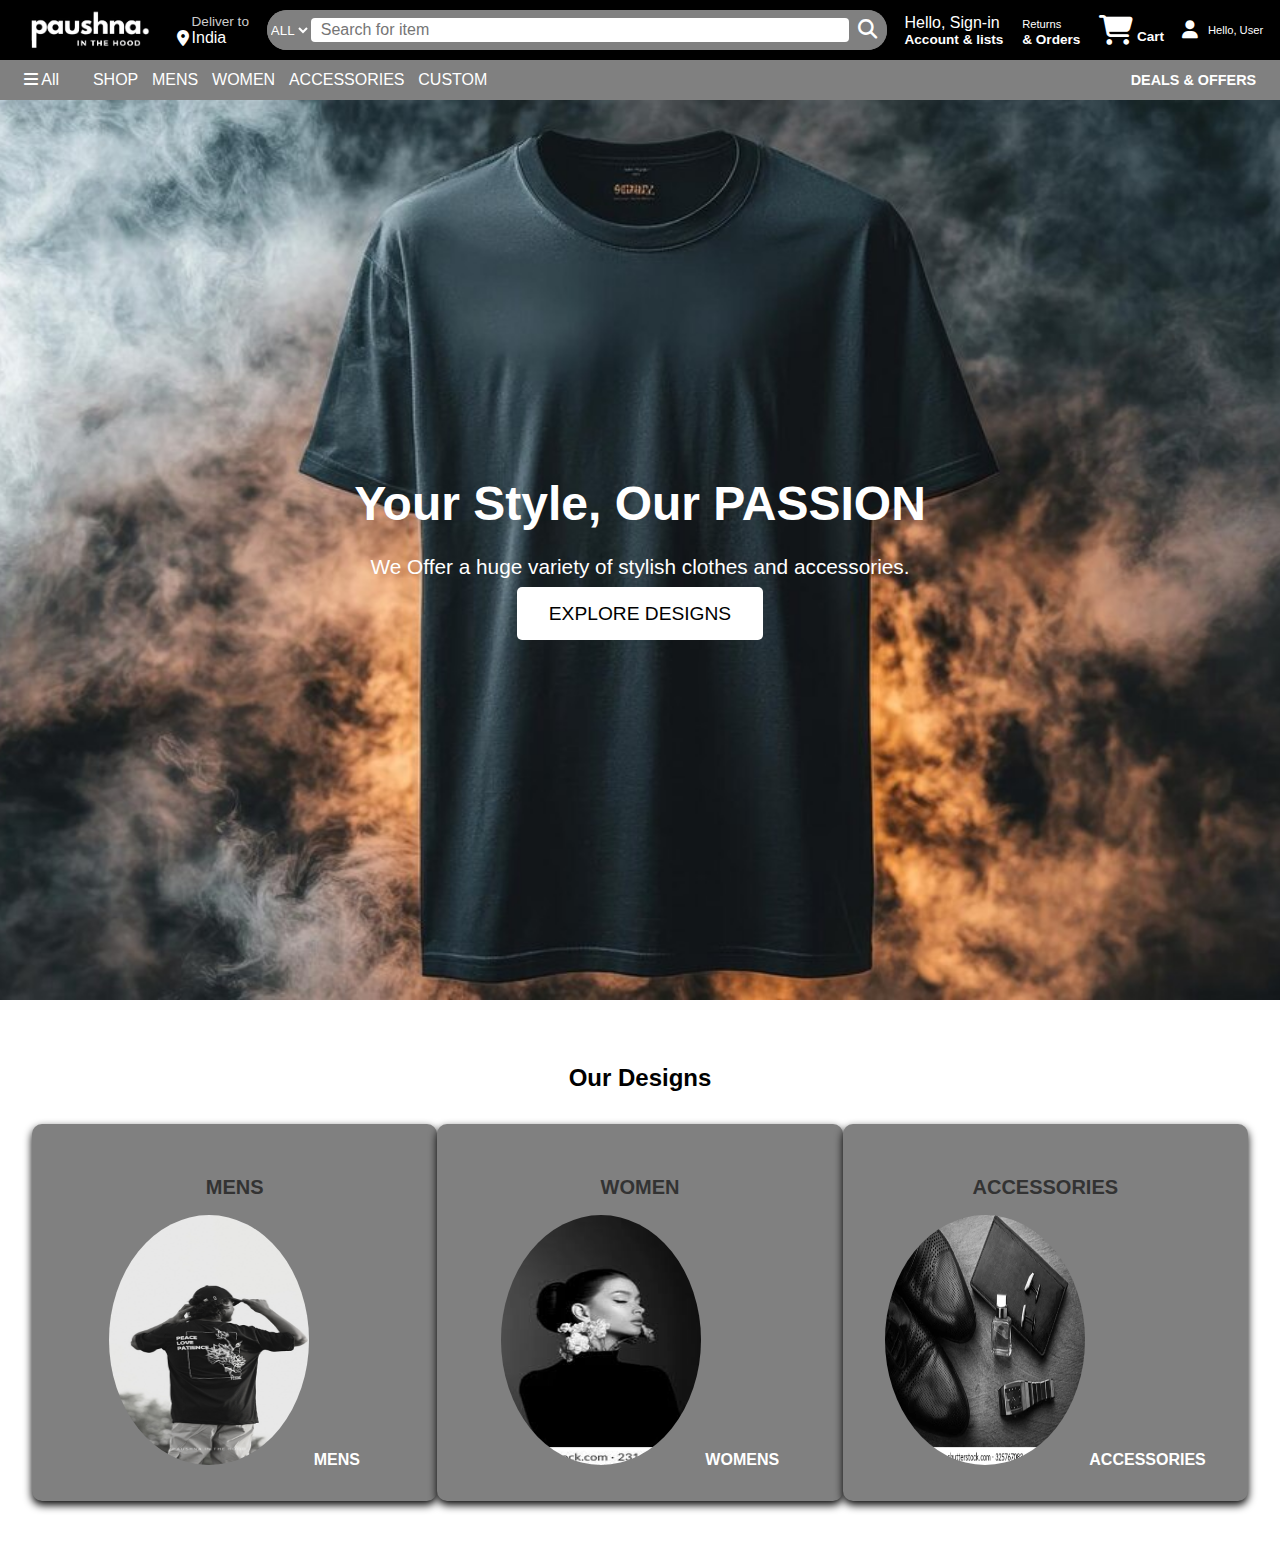
<file: index.html>
<!DOCTYPE html>
<html lang="en">
  <head>
    <meta charset="UTF-8" />
    <meta name="viewport" content="width=device-width, initial-scale=1.0" />
    <title>Paushna.in</title>
    <link
      rel="stylesheet"
      href="https://cdnjs.cloudflare.com/ajax/libs/font-awesome/6.7.2/css/all.min.css"
      integrity="sha512-Evv84Mr4kqVGRNSgIGL/F/aIDqQb7xQ2vcrdIwxfjThSH8CSR7PBEakCr51Ck+w+/U6swU2Im1vVX0SVk9ABhg=="
      crossorigin="anonymous"
      referrerpolicy="no-referrer"
    />
    <link rel="stylesheet" href="styles.css" />
  </head>
  <body>
    <header>
      <div class="navbar">
        <div class="nav-logo border">
          <div class="logo">
            <a href="#home"></a>
          </div>
        </div>
        <div class="nav-address border">
          <p class="add_first">Deliver to</p>
          <div class="add-icon">
            <i class="fa-solid fa-location-dot"></i>
            <p class="add_sec">India</p>
          </div>
        </div>
        <div class="nav-search">
          <select class="search-select">
            <option>ALL</option>
          </select>
          <input
            type="text"
            id="search-bar"
            placeholder="Search for item"
            oninput="searchProducts()"
            class="search-input"
          />
          <div class="search_icon">
            <i class="fa-solid fa-magnifying-glass"></i>
          </div>
        </div>
        <div class="nav-signin border">
          <a href="login.html">Hello, Sign-in</a>
          <p class="nav-sec">Account & lists</p>
        </div>
        <div class="nav-return border">
          <p><span>Returns</span></p>
          <p class="nav-sec">& Orders</p>
        </div>
        <div class="nav-cart border">
          <i class="fa-solid fa-cart-shopping"></i>
          <a href="cart.html">Cart</a>
        </div>
        <ul class="nav-links">
          <li id="account-area">
            <div class="account-section" onclick="openAccountPopup()">
              <i class="fas fa-user"></i>
              <span id="account-name">Hello, User</span>
            </div>
          </li>
        </ul>
        <div id="account-popup" class="popup-overlay">
          <div class="popup-content">
            <span class="close-btn" onclick="closeAccountPopup()">&times;</span>
            <h2>My Account</h2>
            <p><strong>User:</strong> <span id="popup-username"></span></p>

            <hr />

            <!-- My Orders Section -->
            <h3>My Orders</h3>
            <ul id="orders-list">
              <!-- Orders will be dynamically loaded here -->
            </ul>

            <hr />

            <!-- My Cart Section -->
            <h3>My Cart</h3>
            <ul id="cart-list">
              <!-- Cart items will be dynamically loaded here -->
            </ul>

            <!-- Logout Button -->
            <button class="logout-btn" onclick="logout()">Logout</button>
          </div>
        </div>
      </div>

      <div class="panel">
        <div class="panel-all">
          <i class="fa-solid fa-bars"></i>
          All
        </div>
        <ul class="panel-ops">
          <li><a href="#shop">SHOP</a></li>
          <li><a href="mens.html">MENS</a></li>
          <li><a href="women.html">WOMEN</a></li>
          <li><a href="accessories.html">ACCESSORIES</a></li>
          <li><a href="#custom">CUSTOM</a></li>
        </ul>
        <div class="panel-deal">
          <a href="#deals">DEALS & OFFERS</a>
        </div>
      </div>
    </header>
    <!--HERO SECTION-->
    <section id="SHOP" class="hero-section">
      <div class="hero-content">
        <h1>Your Style, Our PASSION</h1>
        <p>We Offer a huge variety of stylish clothes and accessories.</p>
        <a href="#designs" class="btn">EXPLORE DESIGNS</a>
      </div>
    </section>
    <!-- Services Section -->
    <section id="designs" class="design-section">
      <h2>Our Designs</h2>
      <div class="design-container">
        <div class="design-item">
          <h3>MENS</h3>
          <img src="t3.jpg" />
          <a href="mens.html">MENS</a>
        </div>
        <div class="design-item">
          <h3>WOMEN</h3>
          <img src="images (1).jpeg" />
          <a href="women.html">WOMENS</a>
        </div>
        <div class="design-item">
          <h3>ACCESSORIES</h3>
          <img src="men-fashion-accessories-still-life-260nw-325767083.webp" />
          <a href="accessories.html">ACCESSORIES</a>
        </div>
      </div>
      <script>
        // USER ACCOUNT LOGIC
        const user = localStorage.getItem("user");
        const accountSection = document.getElementById("account-link");
        const loginNavLink = document.getElementById("login-nav-link");
        const accountName = document.getElementById("account-name");

        if (user) {
          accountName.textContent = `Hello, ${user}`;
          accountSection.style.display = "flex";
          loginNavLink.style.display = "none";
        } else {
          accountSection.style.display = "none";
          loginNavLink.style.display = "block";
        }

        function logout() {
          localStorage.removeItem("user");
          window.location.reload();
        }

        // PRODUCT SEARCH FUNCTION
        function searchProducts() {
          const query = document
            .getElementById("search-bar")
            .value.toLowerCase();
          const products = document.querySelectorAll(".product-card");

          products.forEach((product) => {
            const title = product
              .querySelector(".product-title")
              .textContent.toLowerCase();
            const Material = product
              .querySelector(".product-material")
              .textContent.toLowerCase();

            if (title.includes(query) || Material.includes(query)) {
              product.style.display = "block";
            } else {
              product.style.display = "none";
            }
          });
        }
        // Show popup
        function openAccountPopup() {
          document.getElementById("account-popup").style.display = "flex";
          document.getElementById("popup-username").textContent =
            localStorage.getItem("user") || "Guest";

          loadOrders();
          loadCart();
        }

        // Hide popup
        function closeAccountPopup() {
          document.getElementById("account-popup").style.display = "none";
        }

        // Logout function
        function logout() {
          localStorage.removeItem("user");
          window.location.reload();
        }

        // Load Orders
        function loadOrders() {
          const ordersList = document.getElementById("orders-list");
          ordersList.innerHTML = "";

          const orders = JSON.parse(localStorage.getItem("orders")) || [];

          if (orders.length === 0) {
            ordersList.innerHTML = "<li>No orders placed yet.</li>";
          } else {
            orders.forEach((order) => {
              let orderHTML = `<li>📦 <strong>${
                order.item
              }</strong> - ₹${order.price.toLocaleString()}<br>
          Status: ${order.status} | Ordered on: ${new Date(
                order.date
              ).toLocaleDateString()}</li>`;
              ordersList.innerHTML += orderHTML;
            });
          }
        }

        // Load Cart
        function loadCart() {
          const cartList = document.getElementById("cart-list");
          cartList.innerHTML = "";

          const cartItems = JSON.parse(localStorage.getItem("cart")) || [];

          if (cartItems.length === 0) {
            cartList.innerHTML = "<li>No items in cart.</li>";
          } else {
            cartItems.forEach((item, index) => {
              const li = document.createElement("li");
              li.innerHTML = `📦 ${item.name} - ₹${item.price.toLocaleString()} 
          <button onclick="moveToOrders(${index})">Move to Orders</button>`;
              cartList.appendChild(li);
            });
          }
        }

        // Move item from Cart to Orders
        function moveToOrders(cartIndex) {
          const cartItems = JSON.parse(localStorage.getItem("cart")) || [];
          const orders = JSON.parse(localStorage.getItem("orders")) || [];

          const item = cartItems.splice(cartIndex, 1)[0];
          const order = {
            orderNumber: Date.now(),
            item: item.name,
            price: item.price,
            status: "Pending",
            date: new Date().toISOString(),
          };

          orders.push(order);
          localStorage.setItem("orders", JSON.stringify(orders));
          localStorage.setItem("cart", JSON.stringify(cartItems));

          loadCart();
          loadOrders();
        }
      </script>
      <div id="account-popup" class="popup-overlay">
        <div class="popup-content">
          <span class="close-btn" onclick="closeAccountPopup()">&times;</span>
          <h2>My Account</h2>
          <p><strong>User:</strong> <span id="popup-username"></span></p>
          <hr />
          <h3>My Orders</h3>
          <ul id="orders-list">
            <h3>My Orders</h3>
            <div id="dynamic-orders">
              <p>Loading your orders...</p>
            </div>
          </ul>
        </div>
      </div>
    </section>
  </body>
</html>
</file>
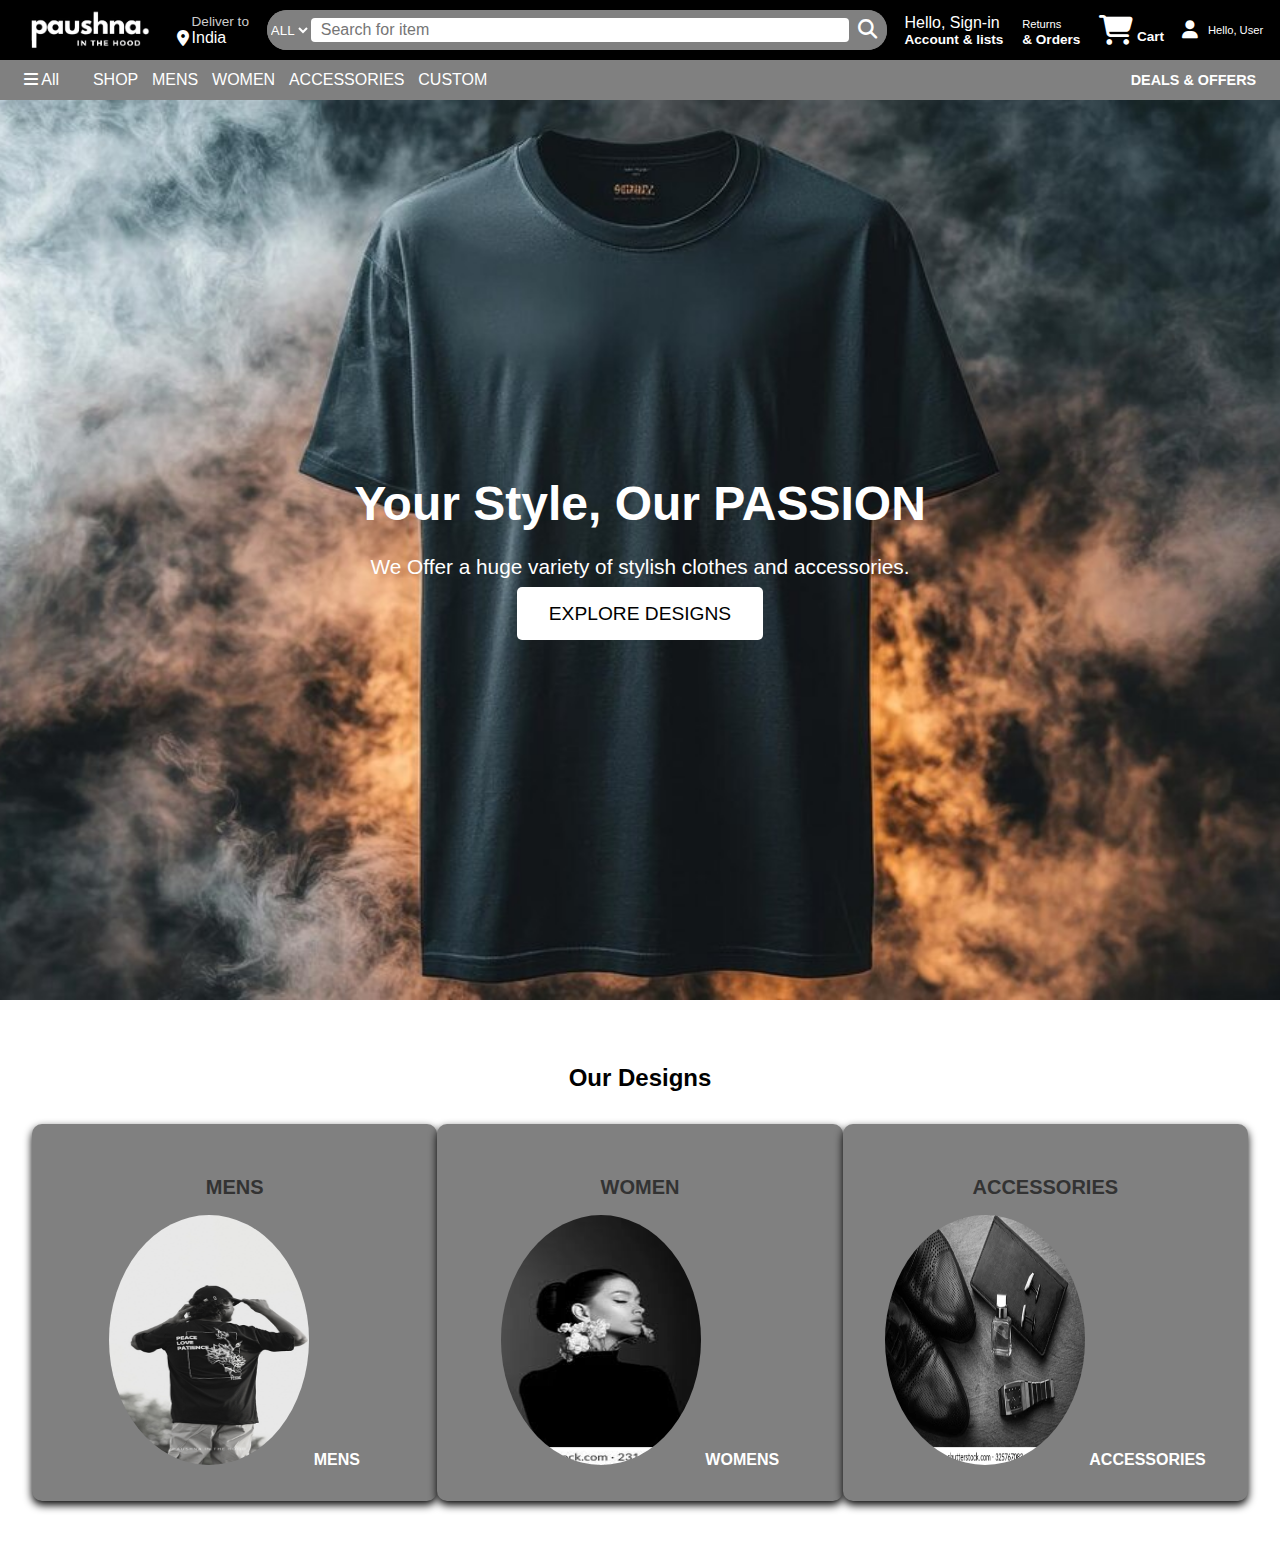
<file: Paushna.in/index.html>
<!DOCTYPE html>
<html lang="en">
  <head>
    <meta charset="UTF-8" />
    <meta name="viewport" content="width=device-width, initial-scale=1.0" />
    <title>Paushna.in</title>
    <link
      rel="stylesheet"
      href="https://cdnjs.cloudflare.com/ajax/libs/font-awesome/6.7.2/css/all.min.css"
      integrity="sha512-Evv84Mr4kqVGRNSgIGL/F/aIDqQb7xQ2vcrdIwxfjThSH8CSR7PBEakCr51Ck+w+/U6swU2Im1vVX0SVk9ABhg=="
      crossorigin="anonymous"
      referrerpolicy="no-referrer"
    />
    <link rel="stylesheet" href="styles.css" />
  </head>
  <body>
    <header>
      <div class="navbar">
        <div class="nav-logo border">
          <div class="logo">
            <a href="#home"></a>
          </div>
        </div>
        <div class="nav-address border">
          <p class="add_first">Deliver to</p>
          <div class="add-icon">
            <i class="fa-solid fa-location-dot"></i>
            <p class="add_sec">India</p>
          </div>
        </div>
        <div class="nav-search">
          <select class="search-select">
            <option>ALL</option>
          </select>
          <input
            type="text"
            id="search-bar"
            placeholder="Search for item"
            oninput="searchProducts()"
            class="search-input"
          />
          <div class="search_icon">
            <i class="fa-solid fa-magnifying-glass"></i>
          </div>
        </div>
        <div class="nav-signin border">
          <a href="login.html">Hello, Sign-in</a>
          <p class="nav-sec">Account & lists</p>
        </div>
        <div class="nav-return border">
          <p><span>Returns</span></p>
          <p class="nav-sec">& Orders</p>
        </div>
        <div class="nav-cart border">
          <i class="fa-solid fa-cart-shopping"></i>
          <a href="cart.html">Cart</a>
        </div>
        <ul class="nav-links">
          <li id="account-area">
            <div class="account-section" onclick="openAccountPopup()">
              <i class="fas fa-user"></i>
              <span id="account-name">Hello, User</span>
            </div>
          </li>
        </ul>
        <div id="account-popup" class="popup-overlay">
          <div class="popup-content">
            <span class="close-btn" onclick="closeAccountPopup()">&times;</span>
            <h2>My Account</h2>
            <p><strong>User:</strong> <span id="popup-username"></span></p>

            <hr />

            <!-- My Orders Section -->
            <h3>My Orders</h3>
            <ul id="orders-list">
              <!-- Orders will be dynamically loaded here -->
            </ul>

            <hr />

            <!-- My Cart Section -->
            <h3>My Cart</h3>
            <ul id="cart-list">
              <!-- Cart items will be dynamically loaded here -->
            </ul>

            <!-- Logout Button -->
            <button class="logout-btn" onclick="logout()">Logout</button>
          </div>
        </div>
      </div>

      <div class="panel">
        <div class="panel-all">
          <i class="fa-solid fa-bars"></i>
          All
        </div>
        <ul class="panel-ops">
          <li><a href="#shop">SHOP</a></li>
          <li><a href="mens.html">MENS</a></li>
          <li><a href="women.html">WOMEN</a></li>
          <li><a href="accessories.html">ACCESSORIES</a></li>
          <li><a href="#custom">CUSTOM</a></li>
        </ul>
        <div class="panel-deal">
          <a href="#deals">DEALS & OFFERS</a>
        </div>
      </div>
    </header>
    <!--HERO SECTION-->
    <section id="SHOP" class="hero-section">
      <div class="hero-content">
        <h1>Your Style, Our PASSION</h1>
        <p>We Offer a huge variety of stylish clothes and accessories.</p>
        <a href="#designs" class="btn">EXPLORE DESIGNS</a>
      </div>
    </section>
    <!-- Services Section -->
    <section id="designs" class="design-section">
      <h2>Our Designs</h2>
      <div class="design-container">
        <div class="design-item">
          <h3>MENS</h3>
          <img src="t3.jpg" />
          <a href="mens.html">MENS</a>
        </div>
        <div class="design-item">
          <h3>WOMEN</h3>
          <img src="images (1).jpeg" />
          <a href="women.html">WOMENS</a>
        </div>
        <div class="design-item">
          <h3>ACCESSORIES</h3>
          <img src="men-fashion-accessories-still-life-260nw-325767083.webp" />
          <a href="accessories.html">ACCESSORIES</a>
        </div>
      </div>
      <script>
        // USER ACCOUNT LOGIC
        const user = localStorage.getItem("user");
        const accountSection = document.getElementById("account-link");
        const loginNavLink = document.getElementById("login-nav-link");
        const accountName = document.getElementById("account-name");

        if (user) {
          accountName.textContent = `Hello, ${user}`;
          accountSection.style.display = "flex";
          loginNavLink.style.display = "none";
        } else {
          accountSection.style.display = "none";
          loginNavLink.style.display = "block";
        }

        function logout() {
          localStorage.removeItem("user");
          window.location.reload();
        }

        // PRODUCT SEARCH FUNCTION
        function searchProducts() {
          const query = document
            .getElementById("search-bar")
            .value.toLowerCase();
          const products = document.querySelectorAll(".product-card");

          products.forEach((product) => {
            const title = product
              .querySelector(".product-title")
              .textContent.toLowerCase();
            const Material = product
              .querySelector(".product-material")
              .textContent.toLowerCase();

            if (title.includes(query) || Material.includes(query)) {
              product.style.display = "block";
            } else {
              product.style.display = "none";
            }
          });
        }
        // Show popup
        function openAccountPopup() {
          document.getElementById("account-popup").style.display = "flex";
          document.getElementById("popup-username").textContent =
            localStorage.getItem("user") || "Guest";

          loadOrders();
          loadCart();
        }

        // Hide popup
        function closeAccountPopup() {
          document.getElementById("account-popup").style.display = "none";
        }

        // Logout function
        function logout() {
          localStorage.removeItem("user");
          window.location.reload();
        }

        // Load Orders
        function loadOrders() {
          const ordersList = document.getElementById("orders-list");
          ordersList.innerHTML = "";

          const orders = JSON.parse(localStorage.getItem("orders")) || [];

          if (orders.length === 0) {
            ordersList.innerHTML = "<li>No orders placed yet.</li>";
          } else {
            orders.forEach((order) => {
              let orderHTML = `<li>📦 <strong>${
                order.item
              }</strong> - ₹${order.price.toLocaleString()}<br>
          Status: ${order.status} | Ordered on: ${new Date(
                order.date
              ).toLocaleDateString()}</li>`;
              ordersList.innerHTML += orderHTML;
            });
          }
        }

        // Load Cart
        function loadCart() {
          const cartList = document.getElementById("cart-list");
          cartList.innerHTML = "";

          const cartItems = JSON.parse(localStorage.getItem("cart")) || [];

          if (cartItems.length === 0) {
            cartList.innerHTML = "<li>No items in cart.</li>";
          } else {
            cartItems.forEach((item, index) => {
              const li = document.createElement("li");
              li.innerHTML = `📦 ${item.name} - ₹${item.price.toLocaleString()} 
          <button onclick="moveToOrders(${index})">Move to Orders</button>`;
              cartList.appendChild(li);
            });
          }
        }

        // Move item from Cart to Orders
        function moveToOrders(cartIndex) {
          const cartItems = JSON.parse(localStorage.getItem("cart")) || [];
          const orders = JSON.parse(localStorage.getItem("orders")) || [];

          const item = cartItems.splice(cartIndex, 1)[0];
          const order = {
            orderNumber: Date.now(),
            item: item.name,
            price: item.price,
            status: "Pending",
            date: new Date().toISOString(),
          };

          orders.push(order);
          localStorage.setItem("orders", JSON.stringify(orders));
          localStorage.setItem("cart", JSON.stringify(cartItems));

          loadCart();
          loadOrders();
        }
      </script>
      <div id="account-popup" class="popup-overlay">
        <div class="popup-content">
          <span class="close-btn" onclick="closeAccountPopup()">&times;</span>
          <h2>My Account</h2>
          <p><strong>User:</strong> <span id="popup-username"></span></p>
          <hr />
          <h3>My Orders</h3>
          <ul id="orders-list">
            <h3>My Orders</h3>
            <div id="dynamic-orders">
              <p>Loading your orders...</p>
            </div>
          </ul>
        </div>
      </div>
    </section>
  </body>
</html>
</file>
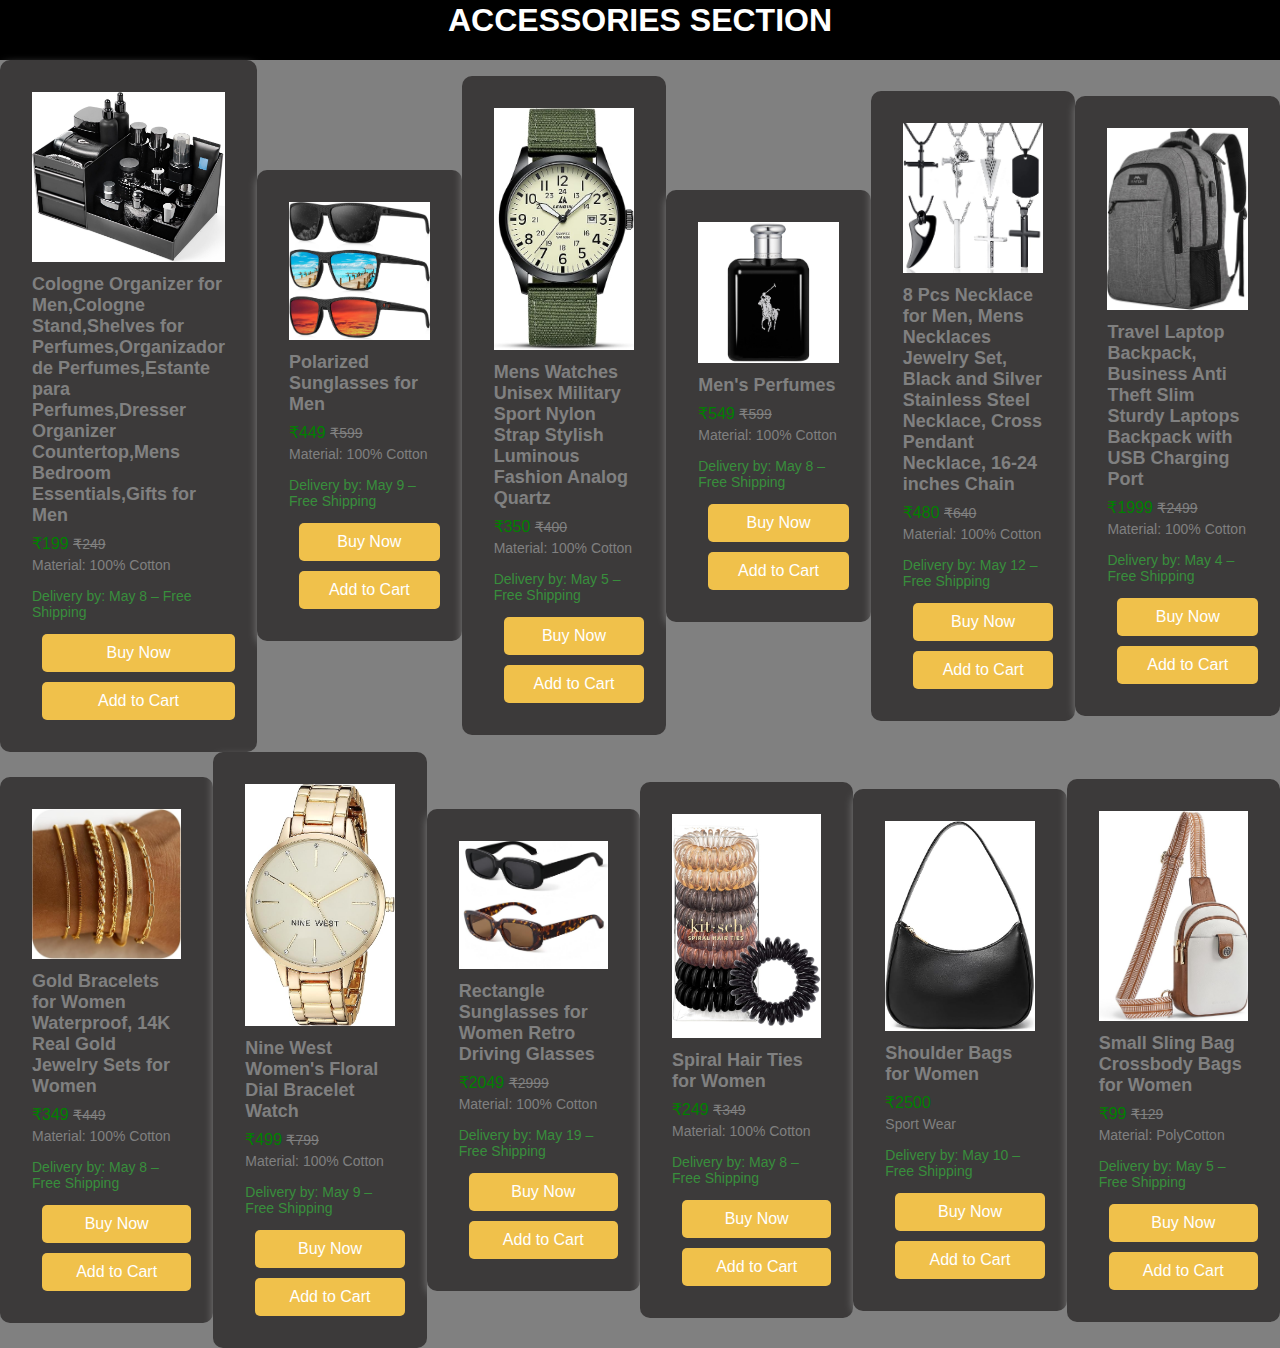
<file: accessories.html>
<!DOCTYPE html>
<html lang="en">

<head>
  <meta charset="UTF-8" />
  <meta name="viewport" content="width=device-width, initial-scale=1.0" />
  <title>Document</title>
  <link rel="stylesheet" href="styles.css" />
</head>

<body style="background-color: gray">
  <div class="navbar">
    <h1>ACCESSORIES SECTION</h1>
  </div>
  <div class="product">
    <div class="product-card">
      <img src="a-1.jpg" alt="Product Image" class="product-image" />
      <h2 class="product-title">Cologne Organizer for Men,Cologne Stand,Shelves for Perfumes,Organizador de Perfumes,Estante para Perfumes,Dresser Organizer Countertop,Mens Bedroom Essentials,Gifts for Men</h2>
      <p class="product-price">
        ₹199 <span class="discount-price">₹249</span>
      </p>
      <p class="product-material">Material: 100% Cotton</p>
      <p class="delivery-info">Delivery by: May 8 – Free Shipping</p>
      <button class="buy-button">Buy Now</button>
      <button onclick="addToCart('colonge Stand', 199, 'a-1.jpg')" class="cart-button">
        Add to Cart
      </button>
    </div>
    <div class="product-card">
      <img src="a-2.jpg" alt="Product Image" class="product-image" />
      <h2 class="product-title">Polarized Sunglasses for Men</h2>
      <p class="product-price">
        ₹449 <span class="discount-price">₹599</span>
      </p>
      <p class="product-material">Material: 100% Cotton</p>
      <p class="delivery-info">Delivery by: May 9 – Free Shipping</p>
      <button class="buy-button">Buy Now</button>
      <button onclick="addToCart('Polarized glasses', 449, 'a-2.jpg')"
        class="cart-button">
        Add to Cart
      </button>
    </div>
    <div class="product-card">
      <img src="a-3.jpg" alt="Product Image" class="product-image" />
      <h2 class="product-title"> Mens Watches Unisex Military Sport Nylon Strap Stylish Luminous Fashion Analog Quartz</h2>
      <p class="product-price">
        ₹350 <span class="discount-price">₹400</span>
      </p>
      <p class="product-material">Material: 100% Cotton</p>
      <p class="delivery-info">Delivery by: May 5 – Free Shipping</p>
      <button class="buy-button">Buy Now</button>
      <button onclick="addToCart('Mens unisex Watches', 350, 'a-3.jpg')" class="cart-button">
        Add to Cart
      </button>
    </div>
    <div class="product-card">
      <img src="a-4.jpg" alt="Product Image" class="product-image" />
      <h2 class="product-title">Men's Perfumes</h2>
      <p class="product-price">
        ₹549 <span class="discount-price">₹599</span>
      </p>
      <p class="product-material">Material: 100% Cotton</p>
      <p class="delivery-info">Delivery by: May 8 – Free Shipping</p>
      <button class="buy-button">Buy Now</button>
      <button onclick="addToCart('Perfumes', 549, 'a-4.jpg')" class="cart-button">
        Add to Cart
      </button>
    </div>
    <div class="product-card">
      <img src="a-5.jpg" alt="Product Image" class="product-image" />
      <h2 class="product-title"> 8 Pcs Necklace for Men, Mens Necklaces Jewelry Set, Black and Silver Stainless Steel Necklace, Cross Pendant Necklace, 16-24 inches Chain</h2>
      <p class="product-price">
        ₹480 <span class="discount-price">₹640</span>
      </p>
      <p class="product-material">Material: 100% Cotton</p>
      <p class="delivery-info">Delivery by: May 12 – Free Shipping</p>
      <button class="buy-button">Buy Now</button>
      <button onclick="addToCart(' 8 Pcs Necklace for Men', 320, 'a-5.jpg')" class="cart-button">
        Add to Cart
      </button>
    </div>
    <div class="product-card">
      <img src="a-6.jpg" alt="Product Image" class="product-image" />
      <h2 class="product-title">Travel Laptop Backpack, Business Anti Theft Slim Sturdy Laptops Backpack with USB Charging Port</h2>
      <p class="product-price">
        ₹1999 <span class="discount-price">₹2499</span>
      </p>
      <p class="product-material">Material: 100% Cotton</p>
      <p class="delivery-info">Delivery by: May 4 – Free Shipping</p>
      <button class="buy-button">Buy Now</button>
      <button onclick="addToCart('Travel Laptop Bag', 1999, 'a-6.jpg')"
        class="cart-button">
        Add to Cart
      </button>
    </div>
  </div>
  <div class="product">
    <div class="product-card">
      <img src="a-7.jpg" alt="Product Image" class="product-image" />
      <h2 class="product-title">Gold Bracelets for Women Waterproof, 14K Real Gold Jewelry Sets for Women</h2>
      <p class="product-price">
        ₹349 <span class="discount-price">₹449</span>
      </p>
      <p class="product-material">Material: 100% Cotton</p>
      <p class="delivery-info">Delivery by: May 8 – Free Shipping</p>
      <button class="buy-button">Buy Now</button>
      <button onclick="addToCart('Gold Bracelets for Women Waterproof, 14K Real Gold Jewelry Sets for Women', 349, 'a-7.jpg')" class="cart-button">
        Add to Cart
      </button>
    </div>
    <div class="product-card">
      <img src="a-8.jpg" alt="Product Image" class="product-image" />
      <h2 class="product-title">Nine West Women's Floral Dial Bracelet Watch</h2>
      <p class="product-price">
        ₹499 <span class="discount-price">₹799</span>
      </p>
      <p class="product-material">Material: 100% Cotton</p>
      <p class="delivery-info">Delivery by: May 9 – Free Shipping</p>
      <button class="buy-button">Buy Now</button>
      <button onclick="addToCart('Nine West Womens Floral Dial Bracelet Watch', 499, 'a-8.jpg')" class="cart-button">
        Add to Cart
      </button>
    </div>
    <div class="product-card">
      <img src="a-9.jpg" alt="Product Image" class="product-image" />
      <h2 class="product-title">Rectangle Sunglasses for Women Retro Driving Glasses</h2>
      <p class="product-price">
        ₹2049 <span class="discount-price">₹2999</span>
      </p>
      <p class="product-material">Material: 100% Cotton</p>
      <p class="delivery-info">Delivery by: May 19 – Free Shipping</p>
      <button class="buy-button">Buy Now</button>
      <button onclick="addToCart('Rectangle Sunglasses for Women Retro Driving Glasses', 2049, 'a-9.jpg')" class="cart-button">
        Add to Cart
      </button>
    </div>
    <div class="product-card">
      <img src="a-10.jpg" alt="Product Image" class="product-image" />
      <h2 class="product-title">Spiral Hair Ties for Women</h2>
      <p class="product-price">
        ₹249 <span class="discount-price">₹349</span>
      </p>
      <p class="product-material">Material: 100% Cotton</p>
      <p class="delivery-info">Delivery by: May 8 – Free Shipping</p>
      <button class="buy-button">Buy Now</button>
      <button onclick="addToCart('Spiral Hair Ties for Women', 249, 'a-10.jpg')" class="cart-button">
        Add to Cart
      </button>
    </div>
    <div class="product-card">
      <img src="a-11.jpg" alt="Product Image" class="product-image" />
      <h2 class="product-title">Shoulder Bags for Women</h2>
      <p class="product-price">₹2500 <span class="discount-price"></span></p>
      <p class="product-material">Sport Wear</p>
      <p class="delivery-info">Delivery by: May 10 – Free Shipping</p>
      <button class="buy-button">Buy Now</button>
      <button onclick="addToCart('Shoulder Bags for Women', 2500, 'a-11.jpg')" class="cart-button">
        Add to Cart
      </button>
    </div>
    <div class="product-card">
      <img src="a-12.jpg" alt="Product Image" class="product-image" />
      <h2 class="product-title">Small Sling Bag Crossbody Bags for Women</h2>
      <p class="product-price">
        ₹99 <span class="discount-price">₹129</span>
      </p>
      <p class="product-material">Material: PolyCotton</p>
      <p class="delivery-info">Delivery by: May 5 – Free Shipping</p>
      <button class="buy-button">Buy Now</button>
      <button onclick="addToCart('Small Sling Bag Crossbody Bags', 99, 'a-12.jpg')" class="cart-button">
        Add to Cart
      </button>
    </div>
  </div>
  <script>
    function addToCart(name, price, image) {
      // Get existing cart or create new one
      let cart = JSON.parse(localStorage.getItem("cart")) || [];

      // Add new item
      cart.push({ name, price, image });

      // Save back to localStorage
      localStorage.setItem("cart", JSON.stringify(cart));

      // Redirect to cart page
      window.location.href = "cart.html";
    }
  </script>
</body>

</html>
</file>
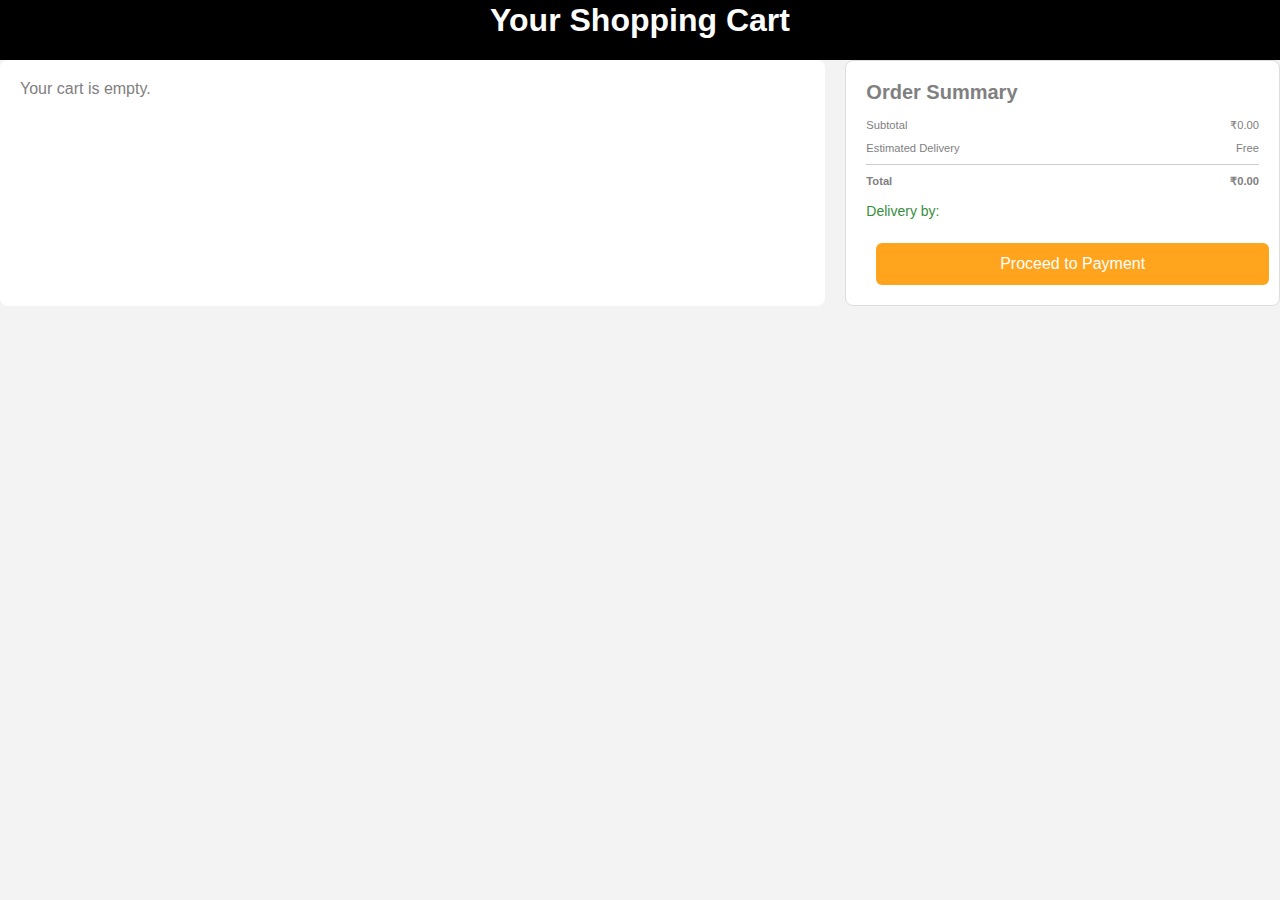
<file: cart.html>
<!DOCTYPE html>
<html lang="en">
  <head>
    <meta charset="UTF-8" />
    <meta name="viewport" content="width=device-width, initial-scale=1" />
    <title>My Cart</title>
    <link rel="stylesheet" href="styles.css" />
  </head>
  <body>
    <div class="navbar">
      <h1>Your Shopping Cart</h1>
    </div>

    <div class="container">
      <!-- Cart Items Section -->
      <div class="cart-items" id="cart-items">
        <!-- Items will be dynamically injected -->
      </div>

      <!-- Order Summary Section -->
      <div class="order-summary">
        <h2>Order Summary</h2>
        <div class="summary-line">
          <span>Subtotal</span>
          <span id="subtotal">₹0.00</span>
        </div>
        <div class="summary-line">
          <span>Estimated Delivery</span>
          <span>Free</span>
        </div>
        <div class="summary-line total">
          <span>Total</span>
          <span id="total">₹0.00</span>
        </div>
        <p class="delivery-info">
          Delivery by: <span id="delivery-date"></span>
        </p>
        <button class="checkout-btn" onclick="proceedToPayment()">
          Proceed to Payment
        </button>
      </div>
    </div>

    <script>
      let cart = JSON.parse(localStorage.getItem("cart")) || [];
      const cartItemsDiv = document.getElementById("cart-items");

      // Format the price in INR
      function formatPrice(price) {
        return `₹${price.toFixed(2)}`;
      }

      // Update the Order Summary
      function updateSummary() {
        const subtotal = cart.reduce((sum, item) => sum + item.price, 0);
        document.getElementById("subtotal").textContent = formatPrice(subtotal);
        document.getElementById("total").textContent = formatPrice(subtotal);

        // Estimated delivery (3 days from now)
        const deliveryDate = new Date();
        deliveryDate.setDate(deliveryDate.getDate() + 3);
        document.getElementById("delivery-date").textContent =
          deliveryDate.toDateString();
      }

      // Render the Cart Items
      function renderCart() {
        cartItemsDiv.innerHTML = "";
        if (cart.length === 0) {
          cartItemsDiv.innerHTML = "<p>Your cart is empty.</p>";
          return;
        }

        cart.forEach((item, index) => {
          const itemDiv = document.createElement("div");
          itemDiv.className = "cart-item";
          itemDiv.innerHTML = `
          <img src="${item.image}" alt="${item.name}">
          <div class="cart-item-details">
            <h3>${item.name}</h3>
            <p>Price: ${formatPrice(item.price)}</p>
            <button onclick="removeFromCart(${index})">Remove</button>
          </div>
        `;
          cartItemsDiv.appendChild(itemDiv);
        });

        updateSummary();
      }

      // Remove item from Cart
      function removeFromCart(index) {
        cart.splice(index, 1);
        localStorage.setItem("cart", JSON.stringify(cart));
        renderCart();
      }

      // Proceed to Payment Functionality
      function proceedToPayment() {
        if (cart.length === 0) {
          alert(
            "Your cart is empty. Please add items to your cart before proceeding."
          );
          return;
        }

        // Store the total price temporarily in localStorage for the payment page
        const totalPrice = cart.reduce((sum, item) => sum + item.price, 0);
        localStorage.setItem("totalPrice", totalPrice);

        // Redirect to the payment page (replace with actual payment page URL if available)
        window.location.href = "payment.html"; // Example redirect to a payment page
      }

      // Initial render of the cart
      renderCart();
    </script>
  </body>
</html>
</file>
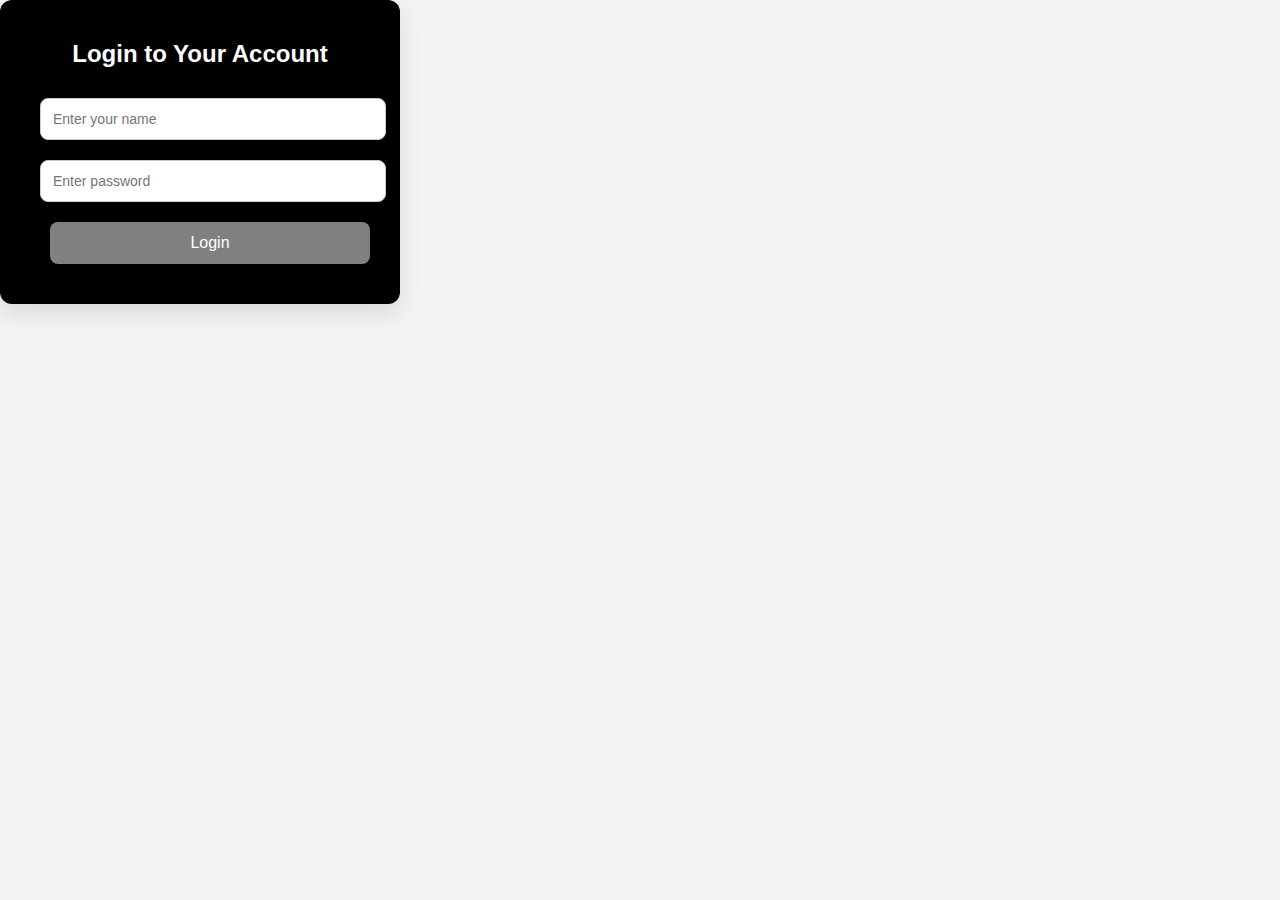
<file: login.html>
<!DOCTYPE html>
<html lang="en">
  <head>
    <meta charset="UTF-8" />
    <title>Login</title>
    <link rel="stylesheet" href="styles.css" />
  </head>
  <body>
    <div class="login-container">
      <h2>Login to Your Account</h2>
      <input type="text" id="username" placeholder="Enter your name" />
      <input type="password" id="password" placeholder="Enter password" />
      <button onclick="login()">Login</button>
      <p id="error-msg"></p>
    </div>

    <script>
      function login() {
        const username = document.getElementById("username").value.trim();
        const password = document.getElementById("password").value;

        if (username === "" || password === "") {
          document.getElementById("error-msg").textContent =
            "Please fill in all fields.";
          return;
        }

        // Simulate success (in real apps, use backend auth)
        localStorage.setItem("user", username);
        window.location.href = "index.html"; // redirect to home
      }
    </script>
  </body>
</html>
</file>
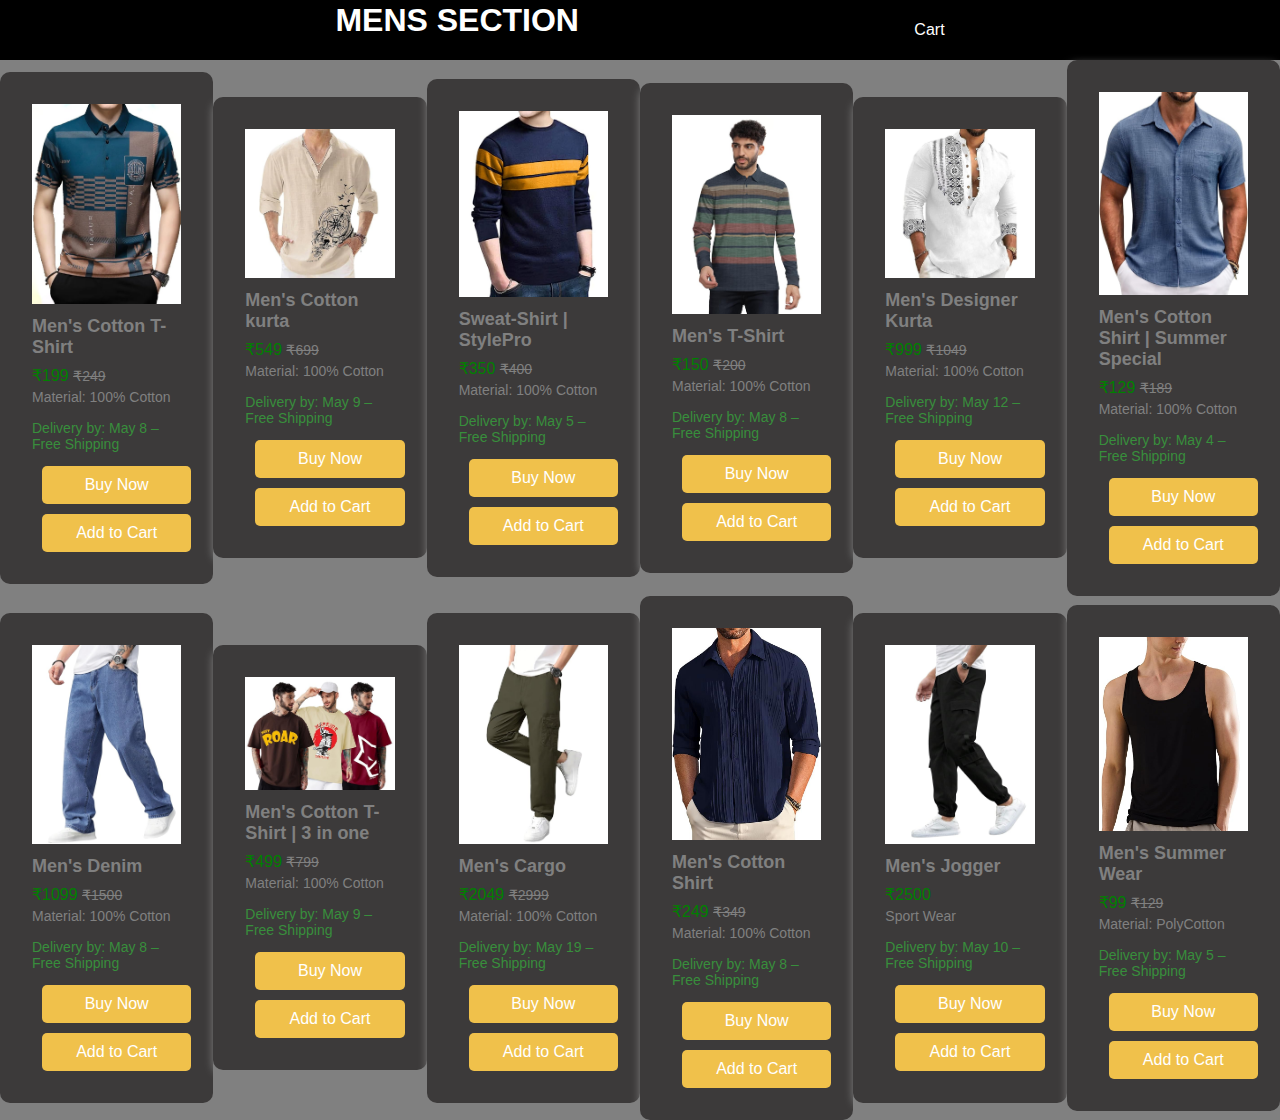
<file: mens.html>
<!DOCTYPE html>
<html lang="en">
  <head>
    <meta charset="UTF-8" />
    <meta name="viewport" content="width=device-width, initial-scale=1.0" />
    <title>MENS</title>
    <link rel="stylesheet" href="styles.css" />
  </head>
  <body style="background-color: grey">
    <header>
      <div class="navbar">
        <h1>MENS SECTION</h1>
        <a href="cart.html">Cart</a>
      </div>
    </header>
    <div class="product">
      <div class="product-card">
        <img
          src="61HS4sTDnPL._SY879_.jpg"
          alt="Product Image"
          class="product-image"
        />
        <h2 class="product-title">Men's Cotton T-Shirt</h2>
        <p class="product-price">
          ₹199 <span class="discount-price">₹249</span>
        </p>
        <p class="product-material">Material: 100% Cotton</p>
        <p class="delivery-info">Delivery by: May 8 – Free Shipping</p>
        <button class="buy-button">Buy Now</button>
        <button
          onclick="addToCart('Mens Cotton T-Shirt', 199, '61HS4sTDnPL._SY879_.jpg')"
          class="cart-button"
        >
          Add to Cart
        </button>
      </div>
      <div class="product-card">
        <img
          src="61SDTiZdvHL._SX679_.jpg"
          alt="Product Image"
          class="product-image"
        />
        <h2 class="product-title">Men's Cotton kurta</h2>
        <p class="product-price">
          ₹549 <span class="discount-price">₹699</span>
        </p>
        <p class="product-material">Material: 100% Cotton</p>
        <p class="delivery-info">Delivery by: May 9 – Free Shipping</p>
        <button class="buy-button">Buy Now</button>
        <button
          onclick="addToCart('Mens Cotton Kurta | Summer Special Edition', 549, '61SDTiZdvHL._SX679_.jpg')"
          class="cart-button"
        >
          Add to Cart
        </button>
      </div>
      <div class="product-card">
        <img
          src="61tM2jn7LQL._SX679_.jpg"
          alt="Product Image"
          class="product-image"
        />
        <h2 class="product-title">Sweat-Shirt | StylePro</h2>
        <p class="product-price">
          ₹350 <span class="discount-price">₹400</span>
        </p>
        <p class="product-material">Material: 100% Cotton</p>
        <p class="delivery-info">Delivery by: May 5 – Free Shipping</p>
        <button class="buy-button">Buy Now</button>
        <button
          onclick="addToCart('Mens Sweat-Shirt', 350, '61tM2jn7LQL._SX679_.jpg')"
          class="cart-button"
        >
          Add to Cart
        </button>
      </div>
      <div class="product-card">
        <img
          src="71IiGcKKZKL._SY879_.jpg"
          alt="Product Image"
          class="product-image"
        />
        <h2 class="product-title">Men's T-Shirt</h2>
        <p class="product-price">
          ₹150 <span class="discount-price">₹200</span>
        </p>
        <p class="product-material">Material: 100% Cotton</p>
        <p class="delivery-info">Delivery by: May 8 – Free Shipping</p>
        <button class="buy-button">Buy Now</button>
        <button
          onclick="addToCart('Mens T-shirt | Comfowear', 150, '71IiGcKKZKL._SY879_.jpg')"
          class="cart-button"
        >
          Add to Cart
        </button>
      </div>
      <div class="product-card">
        <img
          src="71okmF4khEL._SX679_.jpg"
          alt="Product Image"
          class="product-image"
        />
        <h2 class="product-title">Men's Designer Kurta</h2>
        <p class="product-price">
          ₹999 <span class="discount-price">₹1049</span>
        </p>
        <p class="product-material">Material: 100% Cotton</p>
        <p class="delivery-info">Delivery by: May 12 – Free Shipping</p>
        <button class="buy-button">Buy Now</button>
        <button
          onclick="addToCart('Mens Designer Kurta', 999, '71okmF4khEL._SX679_.jpg')"
          class="cart-button"
        >
          Add to Cart
        </button>
      </div>
      <div class="product-card">
        <img
          src="71pwj3RiXsL._SY879_.jpg"
          alt="Product Image"
          class="product-image"
        />
        <h2 class="product-title">Men's Cotton Shirt | Summer Special</h2>
        <p class="product-price">
          ₹129 <span class="discount-price">₹189</span>
        </p>
        <p class="product-material">Material: 100% Cotton</p>
        <p class="delivery-info">Delivery by: May 4 – Free Shipping</p>
        <button class="buy-button">Buy Now</button>
        <button
          onclick="addToCart('Mens Shirt | Pure Cotton | Confowear', 129, '71pwj3RiXsL._SY879_.jpg')"
          class="cart-button"
        >
          Add to Cart
        </button>
      </div>
    </div>
    <div class="product">
      <div class="product-card">
        <img
          src="81ysjTMD4BL._SY879_.jpg"
          alt="Product Image"
          class="product-image"
        />
        <h2 class="product-title">Men's Denim</h2>
        <p class="product-price">
          ₹1099 <span class="discount-price">₹1500</span>
        </p>
        <p class="product-material">Material: 100% Cotton</p>
        <p class="delivery-info">Delivery by: May 8 – Free Shipping</p>
        <button class="buy-button">Buy Now</button>
        <button
          onclick="addToCart('Mens Denim | Jeans', 1099, '81ysjTMD4BL._SY879_.jpg')"
          class="cart-button"
        >
          Add to Cart
        </button>
      </div>
      <div class="product-card">
        <img
          src="81yy1eVTggL._SX679_.jpg"
          alt="Product Image"
          class="product-image"
        />
        <h2 class="product-title">Men's Cotton T-Shirt | 3 in one</h2>
        <p class="product-price">
          ₹499 <span class="discount-price">₹799</span>
        </p>
        <p class="product-material">Material: 100% Cotton</p>
        <p class="delivery-info">Delivery by: May 9 – Free Shipping</p>
        <button class="buy-button">Buy Now</button>
        <button
          onclick="addToCart('Cotton T-Shirt | Pack of 3', 499, '81yy1eVTggL._SX679_.jpg')"
          class="cart-button"
        >
          Add to Cart
        </button>
      </div>
      <div class="product-card">
        <img
          src="5120q-DQnRL._SY879_.jpg"
          alt="Product Image"
          class="product-image"
        />
        <h2 class="product-title">Men's Cargo</h2>
        <p class="product-price">
          ₹2049 <span class="discount-price">₹2999</span>
        </p>
        <p class="product-material">Material: 100% Cotton</p>
        <p class="delivery-info">Delivery by: May 19 – Free Shipping</p>
        <button class="buy-button">Buy Now</button>
        <button
          onclick="addToCart('Mens Cargo', 2049, '5120q-DQnRL._SY879_.jpg')"
          class="cart-button"
        >
          Add to Cart
        </button>
      </div>
      <div class="product-card">
        <img src="tt.jpg" alt="Product Image" class="product-image" />
        <h2 class="product-title">Men's Cotton Shirt</h2>
        <p class="product-price">
          ₹249 <span class="discount-price">₹349</span>
        </p>
        <p class="product-material">Material: 100% Cotton</p>
        <p class="delivery-info">Delivery by: May 8 – Free Shipping</p>
        <button class="buy-button">Buy Now</button>
        <button
          onclick="addToCart('Cotton Shirt', 249, 'tt.jpg')"
          class="cart-button"
        >
          Add to Cart
        </button>
      </div>
      <div class="product-card">
        <img src="tu.jpg" alt="Product Image" class="product-image" />
        <h2 class="product-title">Men's Jogger</h2>
        <p class="product-price">₹2500 <span class="discount-price"></span></p>
        <p class="product-material">Sport Wear</p>
        <p class="delivery-info">Delivery by: May 10 – Free Shipping</p>
        <button class="buy-button">Buy Now</button>
        <button
          onclick="addToCart('Mens Jogger', 2500, 'tu.jpg')"
          class="cart-button"
        >
          Add to Cart
        </button>
      </div>
      <div class="product-card">
        <img src="ty.jpg" alt="Product Image" class="product-image" />
        <h2 class="product-title">Men's Summer Wear</h2>
        <p class="product-price">
          ₹99 <span class="discount-price">₹129</span>
        </p>
        <p class="product-material">Material: PolyCotton</p>
        <p class="delivery-info">Delivery by: May 5 – Free Shipping</p>
        <button class="buy-button">Buy Now</button>
        <button
          onclick="addToCart('Mens Summer Wear', 99, 'ty.jpg')"
          class="cart-button"
        >
          Add to Cart
        </button>
      </div>
    </div>
    <script>
      function addToCart(name, price, image) {
        // Get existing cart or create new one
        let cart = JSON.parse(localStorage.getItem("cart")) || [];

        // Add new item
        cart.push({ name, price, image });

        // Save back to localStorage
        localStorage.setItem("cart", JSON.stringify(cart));

        // Redirect to cart page
        window.location.href = "cart.html";
      }
    </script>
  </body>
</html>
</file>
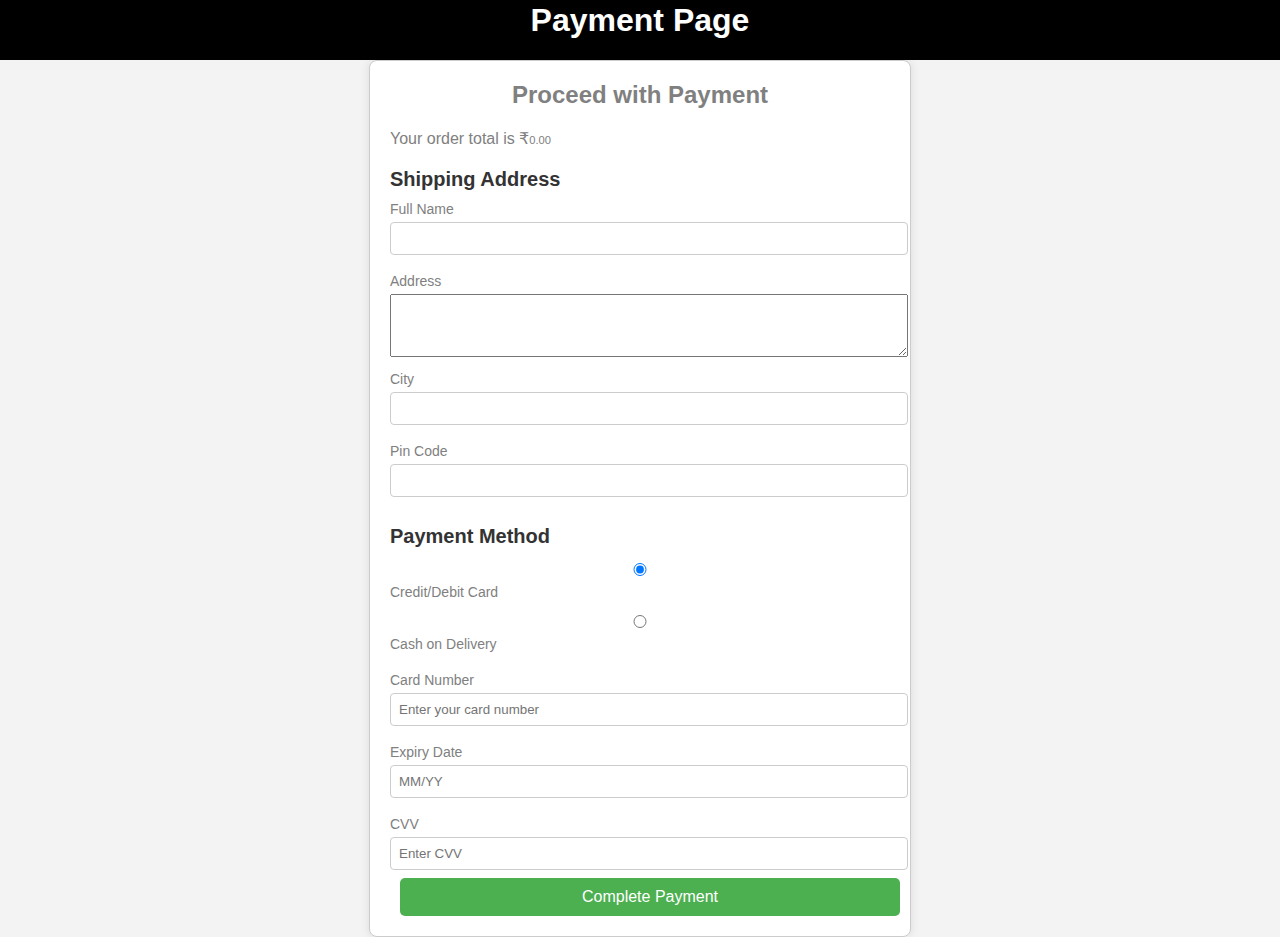
<file: payment.html>
<!DOCTYPE html>
<html lang="en">
  <head>
    <meta charset="UTF-8" />
    <meta name="viewport" content="width=device-width, initial-scale=1" />
    <title>Payment</title>
    <link rel="stylesheet" href="styles.css" />
    <style>
      .hidden {
        display: none;
      }
      .payment-methods,
      .address-section {
        margin-bottom: 20px;
      }
      label {
        display: block;
        margin-top: 10px;
      }
      input,
      textarea {
        width: 100%;
        padding: 8px;
        margin-top: 5px;
      }
    </style>
  </head>
  <body>
    <div class="navbar">
      <h1>Payment Page</h1>
    </div>
    <div class="payment-section">
      <h2>Proceed with Payment</h2>
      <p>Your order total is ₹<span id="order-total-price"></span></p>

      <!-- Address Section -->
      <div class="address-section">
        <h3>Shipping Address</h3>
        <form id="address-form">
          <label for="fullname">Full Name</label>
          <input type="text" id="fullname" required />

          <label for="address">Address</label>
          <textarea id="address" rows="3" required></textarea>

          <label for="city">City</label>
          <input type="text" id="city" required />

          <label for="pincode">Pin Code</label>
          <input type="text" id="pincode" required />
        </form>
      </div>

      <!-- Payment Methods -->
      <div class="payment-methods">
        <h3>Payment Method</h3>
        <label
          ><input type="radio" name="payment-method" value="card" checked />
          Credit/Debit Card</label
        >
        <label
          ><input type="radio" name="payment-method" value="cod" /> Cash on
          Delivery</label
        >
      </div>

      <!-- Card Payment Form -->
      <form id="payment-form">
        <div id="card-fields">
          <label for="card-number">Card Number</label>
          <input
            type="text"
            id="card-number"
            placeholder="Enter your card number"
            required
          />

          <label for="expiry-date">Expiry Date</label>
          <input type="text" id="expiry-date" placeholder="MM/YY" required />

          <label for="cvv">CVV</label>
          <input type="text" id="cvv" placeholder="Enter CVV" required />
        </div>

        <button type="submit">Complete Payment</button>
      </form>
    </div>

    <script>
      // Show total price
      const totalPrice = localStorage.getItem("totalPrice");
      document.getElementById("order-total-price").textContent = totalPrice
        ? totalPrice
        : "0.00";

      const cardFields = document.getElementById("card-fields");

      // Toggle payment method fields
      document
        .querySelectorAll('input[name="payment-method"]')
        .forEach((input) => {
          input.addEventListener("change", function () {
            const showCard = this.value === "card";
            cardFields.style.display = showCard ? "block" : "none";
            document.querySelectorAll("#card-fields input").forEach((field) => {
              field.required = showCard;
            });
          });
        });

      // Handle form submit
      document
        .getElementById("payment-form")
        .addEventListener("submit", function (e) {
          e.preventDefault();

          // Validate address form
          const name = document.getElementById("fullname").value.trim();
          const address = document.getElementById("address").value.trim();
          const city = document.getElementById("city").value.trim();
          const pincode = document.getElementById("pincode").value.trim();

          if (!name || !address || !city || !pincode) {
            alert("Please fill in all address details.");
            return;
          }

          const paymentMethod = document.querySelector(
            'input[name="payment-method"]:checked'
          ).value;

          // Save order
          const cart = JSON.parse(localStorage.getItem("cart")) || [];
          const orders = JSON.parse(localStorage.getItem("orders")) || [];

          const newOrders = cart.map((item) => ({
            orderNumber: Date.now() + Math.floor(Math.random() * 1000),
            item: item.name,
            price: item.price,
            status: "Processing",
            date: new Date().toISOString(),
            paymentMode: paymentMethod === "card" ? "Card" : "Cash on Delivery",
            address: {
              name,
              address,
              city,
              pincode,
            },
          }));

          const updatedOrders = [...orders, ...newOrders];

          localStorage.setItem("orders", JSON.stringify(updatedOrders));
          localStorage.removeItem("cart");

          alert(
            "Order placed successfully via " +
              (paymentMethod === "card" ? "Card" : "Cash on Delivery") +
              "!"
          );
          window.location.href = "index.html";
        });
    </script>
  </body>
</html>
</file>
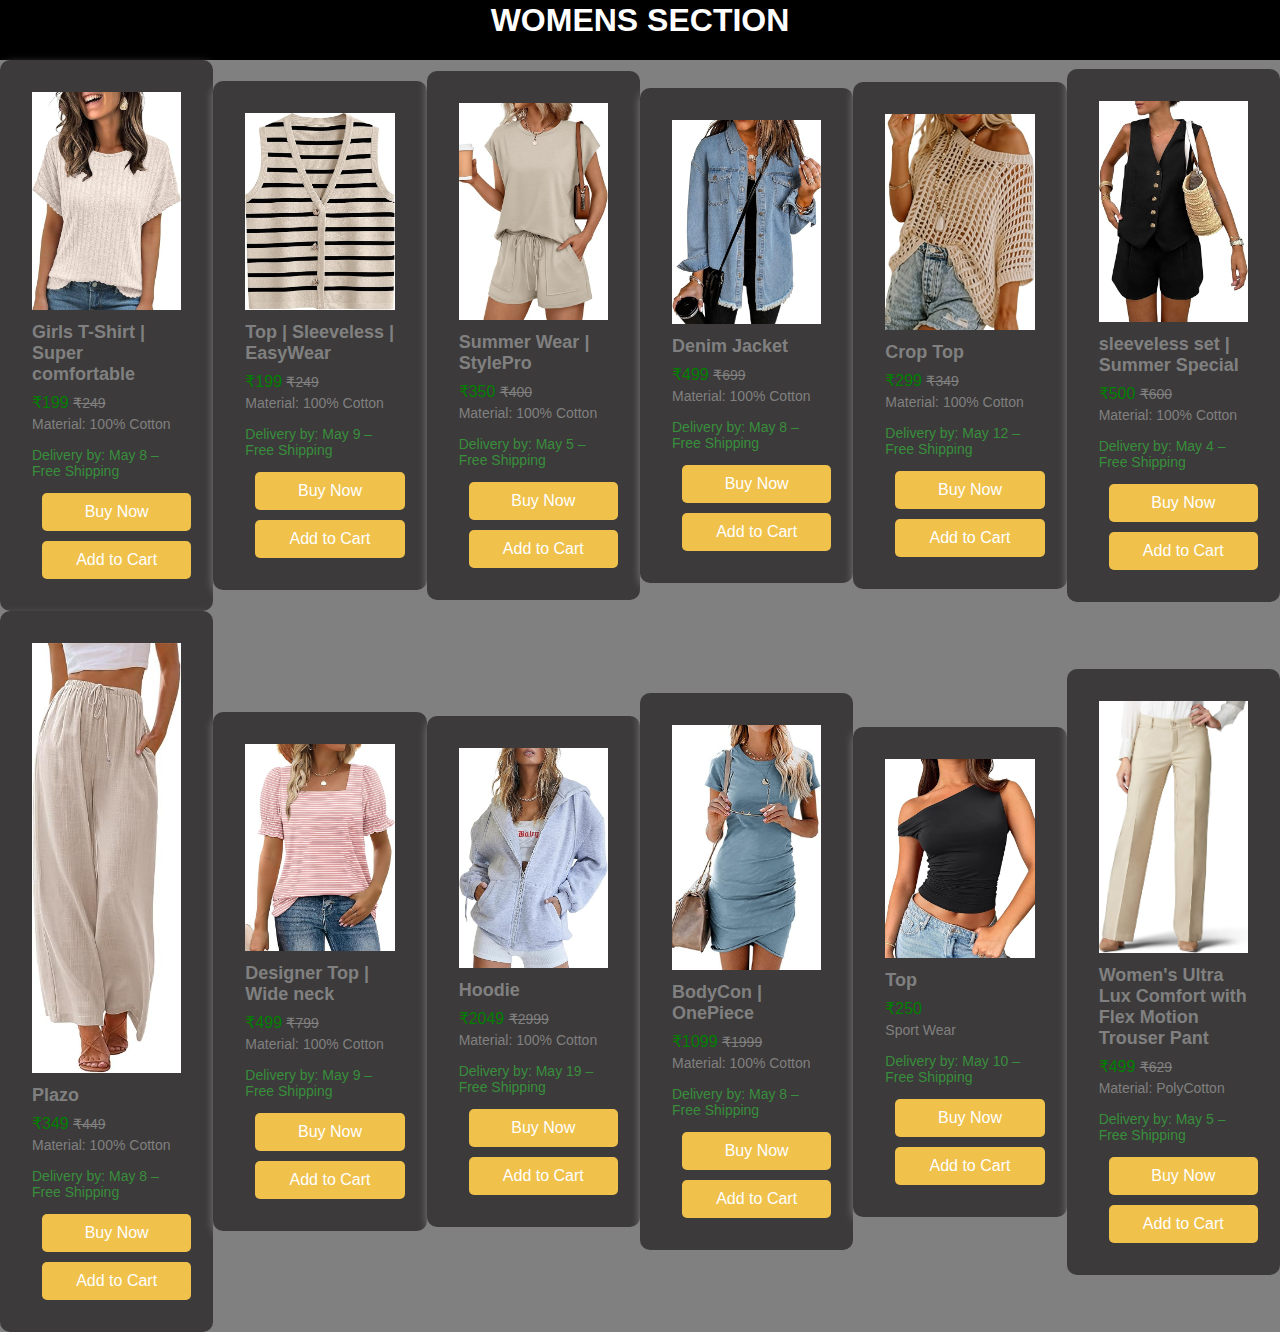
<file: women.html>
<!DOCTYPE html>
<html lang="en">
  <head>
    <meta charset="UTF-8" />
    <meta name="viewport" content="width=device-width, initial-scale=1.0" />
    <title>Women</title>
    <link rel="stylesheet" href="styles.css" />
  </head>

  <body style="background-color: gray">
    <header>
      <div class="navbar">
        <h1>WOMENS SECTION</h1>
      </div>
    </header>
    <div class="product">
      <div class="product-card">
        <img src="w-1.jpg" alt="Product Image" class="product-image" />
        <h2 class="product-title">Girls T-Shirt | Super comfortable</h2>
        <p class="product-price">
          ₹199 <span class="discount-price">₹249</span>
        </p>
        <p class="product-material">Material: 100% Cotton</p>
        <p class="delivery-info">Delivery by: May 8 – Free Shipping</p>
        <button class="buy-button">Buy Now</button>
        <button
          onclick="addToCart('T-Shirt', 199, 'w-1.jpg')"
          class="cart-button"
        >
          Add to Cart
        </button>
      </div>
      <div class="product-card">
        <img src="w-2.jpg" alt="Product Image" class="product-image" />
        <h2 class="product-title">Top | Sleeveless | EasyWear</h2>
        <p class="product-price">
          ₹199 <span class="discount-price">₹249</span>
        </p>
        <p class="product-material">Material: 100% Cotton</p>
        <p class="delivery-info">Delivery by: May 9 – Free Shipping</p>
        <button class="buy-button">Buy Now</button>
        <button
          onclick="addToCart('Mens Contton Kurta | Summer Special Edition', 199, 'w-2.jpg')"
          class="cart-button"
        >
          Add to Cart
        </button>
      </div>
      <div class="product-card">
        <img src="w-3.jpg" alt="Product Image" class="product-image" />
        <h2 class="product-title">Summer Wear | StylePro</h2>
        <p class="product-price">
          ₹350 <span class="discount-price">₹400</span>
        </p>
        <p class="product-material">Material: 100% Cotton</p>
        <p class="delivery-info">Delivery by: May 5 – Free Shipping</p>
        <button class="buy-button">Buy Now</button>
        <button
          onclick="addToCart('Summer Wear', 350, 'w-3.jpg')"
          class="cart-button"
        >
          Add to Cart
        </button>
      </div>
      <div class="product-card">
        <img src="w-4.jpg" alt="Product Image" class="product-image" />
        <h2 class="product-title">Denim Jacket</h2>
        <p class="product-price">
          ₹499 <span class="discount-price">₹699</span>
        </p>
        <p class="product-material">Material: 100% Cotton</p>
        <p class="delivery-info">Delivery by: May 8 – Free Shipping</p>
        <button class="buy-button">Buy Now</button>
        <button
          onclick="addToCart('Denim Jacke', 499, 'w-4.jpg')"
          class="cart-button"
        >
          Add to Cart
        </button>
      </div>
      <div class="product-card">
        <img src="w-5.jpg" alt="Product Image" class="product-image" />
        <h2 class="product-title">Crop Top</h2>
        <p class="product-price">
          ₹299 <span class="discount-price">₹349</span>
        </p>
        <p class="product-material">Material: 100% Cotton</p>
        <p class="delivery-info">Delivery by: May 12 – Free Shipping</p>
        <button class="buy-button">Buy Now</button>
        <button
          onclick="addToCart('crop top', 299, 'w-5.jpg')"
          class="cart-button"
        >
          Add to Cart
        </button>
      </div>
      <div class="product-card">
        <img src="w-6.jpg" alt="Product Image" class="product-image" />
        <h2 class="product-title">sleeveless set | Summer Special</h2>
        <p class="product-price">
          ₹500 <span class="discount-price">₹600</span>
        </p>
        <p class="product-material">Material: 100% Cotton</p>
        <p class="delivery-info">Delivery by: May 4 – Free Shipping</p>
        <button class="buy-button">Buy Now</button>
        <button
          onclick="addToCart('summer special | Pure Cotton | Confowear', 500, 'w-6.jpg')"
          class="cart-button"
        >
          Add to Cart
        </button>
      </div>
    </div>
    <div class="product">
      <div class="product-card">
        <img src="w-7.jpg" alt="Product Image" class="product-image" />
        <h2 class="product-title">Plazo</h2>
        <p class="product-price">
          ₹349 <span class="discount-price">₹449</span>
        </p>
        <p class="product-material">Material: 100% Cotton</p>
        <p class="delivery-info">Delivery by: May 8 – Free Shipping</p>
        <button class="buy-button">Buy Now</button>
        <button
          onclick="addToCart('Plazo', 1099, 'w-7.jpg')"
          class="cart-button"
        >
          Add to Cart
        </button>
      </div>
      <div class="product-card">
        <img src="w-9.jpg" alt="Product Image" class="product-image" />
        <h2 class="product-title">Designer Top | Wide neck</h2>
        <p class="product-price">
          ₹499 <span class="discount-price">₹799</span>
        </p>
        <p class="product-material">Material: 100% Cotton</p>
        <p class="delivery-info">Delivery by: May 9 – Free Shipping</p>
        <button class="buy-button">Buy Now</button>
        <button
          onclick="addToCart('Designer Top', 499, 'w-9.jpg')"
          class="cart-button"
        >
          Add to Cart
        </button>
      </div>
      <div class="product-card">
        <img src="w-10.jpg" alt="Product Image" class="product-image" />
        <h2 class="product-title">Hoodie</h2>
        <p class="product-price">
          ₹2049 <span class="discount-price">₹2999</span>
        </p>
        <p class="product-material">Material: 100% Cotton</p>
        <p class="delivery-info">Delivery by: May 19 – Free Shipping</p>
        <button class="buy-button">Buy Now</button>
        <button
          onclick="addToCart('Hoodie', 2049, 'w-10.jpg')"
          class="cart-button"
        >
          Add to Cart
        </button>
      </div>
      <div class="product-card">
        <img src="w-11.jpg" alt="Product Image" class="product-image" />
        <h2 class="product-title">BodyCon | OnePiece</h2>
        <p class="product-price">
          ₹1099 <span class="discount-price">₹1999</span>
        </p>
        <p class="product-material">Material: 100% Cotton</p>
        <p class="delivery-info">Delivery by: May 8 – Free Shipping</p>
        <button class="buy-button">Buy Now</button>
        <button
          onclick="addToCart('BodyCon | OnePiece', 1099, 'w-11.jpg')"
          class="cart-button"
        >
          Add to Cart
        </button>
      </div>
      <div class="product-card">
        <img src="w-12.jpg" alt="Product Image" class="product-image" />
        <h2 class="product-title">Top</h2>
        <p class="product-price">₹250 <span class="discount-price"></span></p>
        <p class="product-material">Sport Wear</p>
        <p class="delivery-info">Delivery by: May 10 – Free Shipping</p>
        <button class="buy-button">Buy Now</button>
        <button onclick="addToCart('Top', 250, 'w-12.jpg')" class="cart-button">
          Add to Cart
        </button>
      </div>
      <div class="product-card">
        <img src="w-8.jpg" alt="Product Image" class="product-image" />
        <h2 class="product-title">
          Women's Ultra Lux Comfort with Flex Motion Trouser Pant
        </h2>
        <p class="product-price">
          ₹499 <span class="discount-price">₹629</span>
        </p>
        <p class="product-material">Material: PolyCotton</p>
        <p class="delivery-info">Delivery by: May 5 – Free Shipping</p>
        <button class="buy-button">Buy Now</button>
        <button
          onclick="addToCart('Womens Ultra Lux Comfort with Flex Motion Trouser Pant', 499, 'w-8.jpg')"
          class="cart-button"
        >
          Add to Cart
        </button>
      </div>
    </div>
    <script>
      function addToCart(name, price, image) {
        // Get existing cart or create new one
        let cart = JSON.parse(localStorage.getItem("cart")) || [];

        // Add new item
        cart.push({ name, price, image });

        // Save back to localStorage
        localStorage.setItem("cart", JSON.stringify(cart));

        // Redirect to cart page
        window.location.href = "cart.html";
      }
    </script>
  </body>
</html>
</file>
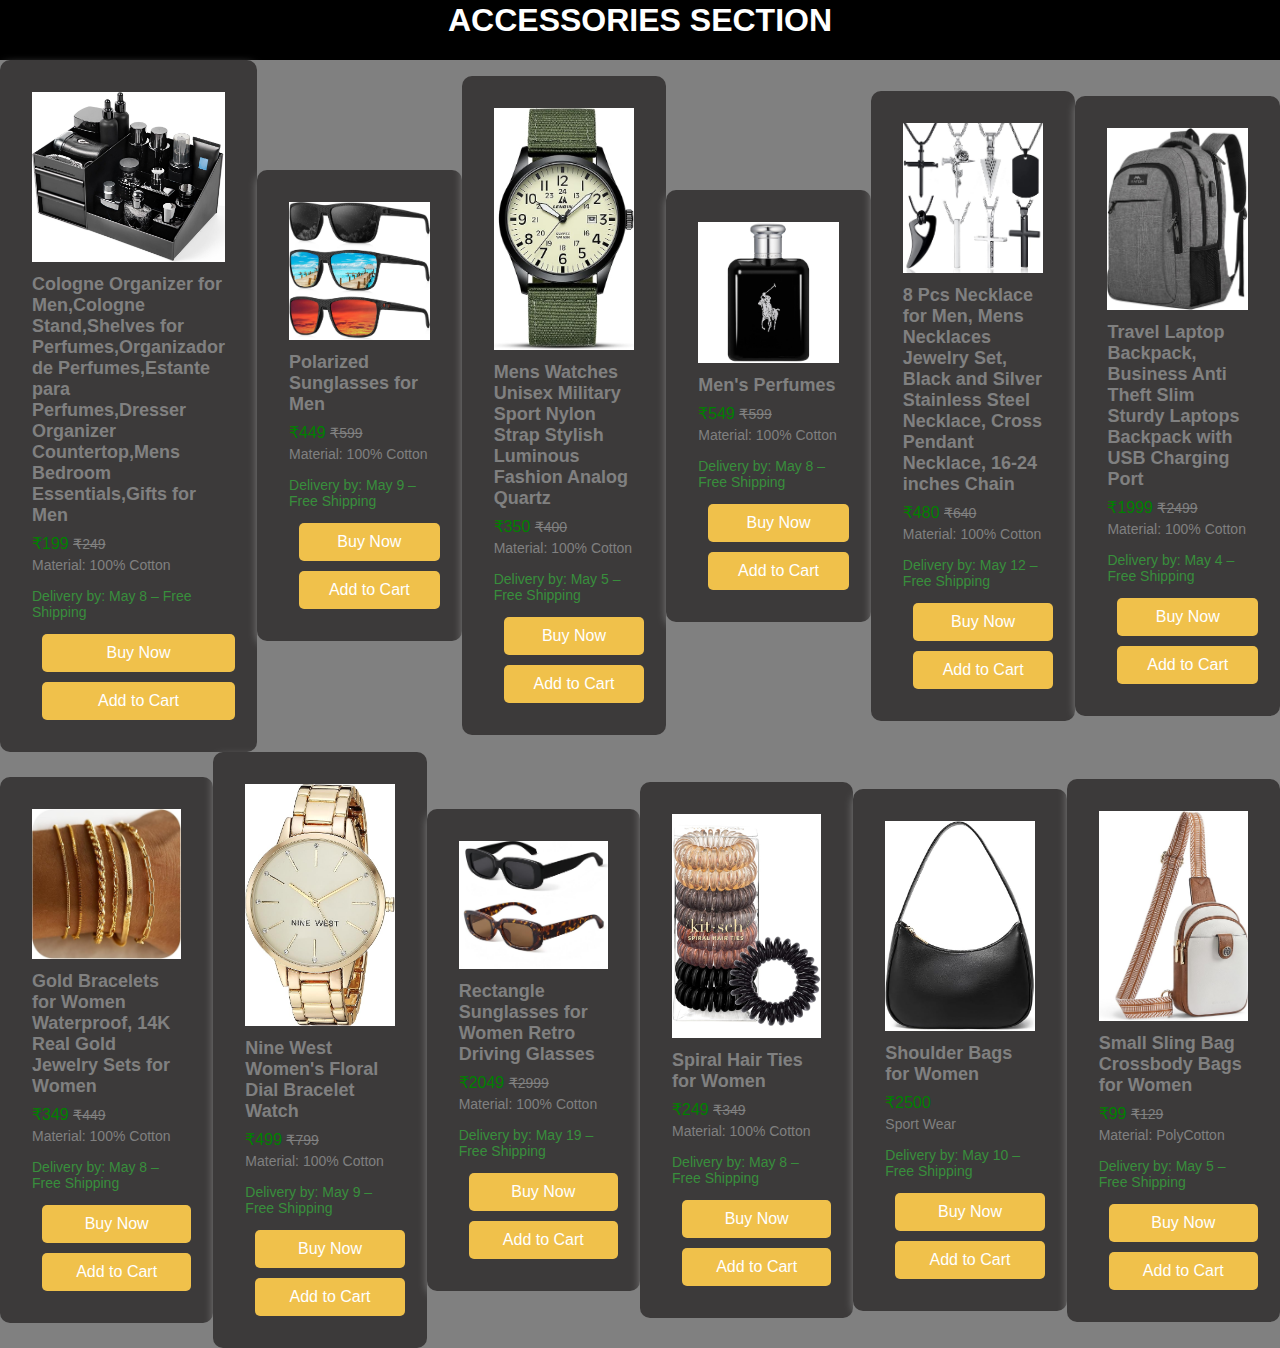
<file: Paushna.in/accessories.html>
<!DOCTYPE html>
<html lang="en">

<head>
  <meta charset="UTF-8" />
  <meta name="viewport" content="width=device-width, initial-scale=1.0" />
  <title>Document</title>
  <link rel="stylesheet" href="styles.css" />
</head>

<body style="background-color: gray">
  <div class="navbar">
    <h1>ACCESSORIES SECTION</h1>
  </div>
  <div class="product">
    <div class="product-card">
      <img src="a-1.jpg" alt="Product Image" class="product-image" />
      <h2 class="product-title">Cologne Organizer for Men,Cologne Stand,Shelves for Perfumes,Organizador de Perfumes,Estante para Perfumes,Dresser Organizer Countertop,Mens Bedroom Essentials,Gifts for Men</h2>
      <p class="product-price">
        ₹199 <span class="discount-price">₹249</span>
      </p>
      <p class="product-material">Material: 100% Cotton</p>
      <p class="delivery-info">Delivery by: May 8 – Free Shipping</p>
      <button class="buy-button">Buy Now</button>
      <button onclick="addToCart('colonge Stand', 199, 'a-1.jpg')" class="cart-button">
        Add to Cart
      </button>
    </div>
    <div class="product-card">
      <img src="a-2.jpg" alt="Product Image" class="product-image" />
      <h2 class="product-title">Polarized Sunglasses for Men</h2>
      <p class="product-price">
        ₹449 <span class="discount-price">₹599</span>
      </p>
      <p class="product-material">Material: 100% Cotton</p>
      <p class="delivery-info">Delivery by: May 9 – Free Shipping</p>
      <button class="buy-button">Buy Now</button>
      <button onclick="addToCart('Polarized glasses', 449, 'a-2.jpg')"
        class="cart-button">
        Add to Cart
      </button>
    </div>
    <div class="product-card">
      <img src="a-3.jpg" alt="Product Image" class="product-image" />
      <h2 class="product-title"> Mens Watches Unisex Military Sport Nylon Strap Stylish Luminous Fashion Analog Quartz</h2>
      <p class="product-price">
        ₹350 <span class="discount-price">₹400</span>
      </p>
      <p class="product-material">Material: 100% Cotton</p>
      <p class="delivery-info">Delivery by: May 5 – Free Shipping</p>
      <button class="buy-button">Buy Now</button>
      <button onclick="addToCart('Mens unisex Watches', 350, 'a-3.jpg')" class="cart-button">
        Add to Cart
      </button>
    </div>
    <div class="product-card">
      <img src="a-4.jpg" alt="Product Image" class="product-image" />
      <h2 class="product-title">Men's Perfumes</h2>
      <p class="product-price">
        ₹549 <span class="discount-price">₹599</span>
      </p>
      <p class="product-material">Material: 100% Cotton</p>
      <p class="delivery-info">Delivery by: May 8 – Free Shipping</p>
      <button class="buy-button">Buy Now</button>
      <button onclick="addToCart('Perfumes', 549, 'a-4.jpg')" class="cart-button">
        Add to Cart
      </button>
    </div>
    <div class="product-card">
      <img src="a-5.jpg" alt="Product Image" class="product-image" />
      <h2 class="product-title"> 8 Pcs Necklace for Men, Mens Necklaces Jewelry Set, Black and Silver Stainless Steel Necklace, Cross Pendant Necklace, 16-24 inches Chain</h2>
      <p class="product-price">
        ₹480 <span class="discount-price">₹640</span>
      </p>
      <p class="product-material">Material: 100% Cotton</p>
      <p class="delivery-info">Delivery by: May 12 – Free Shipping</p>
      <button class="buy-button">Buy Now</button>
      <button onclick="addToCart(' 8 Pcs Necklace for Men', 320, 'a-5.jpg')" class="cart-button">
        Add to Cart
      </button>
    </div>
    <div class="product-card">
      <img src="a-6.jpg" alt="Product Image" class="product-image" />
      <h2 class="product-title">Travel Laptop Backpack, Business Anti Theft Slim Sturdy Laptops Backpack with USB Charging Port</h2>
      <p class="product-price">
        ₹1999 <span class="discount-price">₹2499</span>
      </p>
      <p class="product-material">Material: 100% Cotton</p>
      <p class="delivery-info">Delivery by: May 4 – Free Shipping</p>
      <button class="buy-button">Buy Now</button>
      <button onclick="addToCart('Travel Laptop Bag', 1999, 'a-6.jpg')"
        class="cart-button">
        Add to Cart
      </button>
    </div>
  </div>
  <div class="product">
    <div class="product-card">
      <img src="a-7.jpg" alt="Product Image" class="product-image" />
      <h2 class="product-title">Gold Bracelets for Women Waterproof, 14K Real Gold Jewelry Sets for Women</h2>
      <p class="product-price">
        ₹349 <span class="discount-price">₹449</span>
      </p>
      <p class="product-material">Material: 100% Cotton</p>
      <p class="delivery-info">Delivery by: May 8 – Free Shipping</p>
      <button class="buy-button">Buy Now</button>
      <button onclick="addToCart('Gold Bracelets for Women Waterproof, 14K Real Gold Jewelry Sets for Women', 349, 'a-7.jpg')" class="cart-button">
        Add to Cart
      </button>
    </div>
    <div class="product-card">
      <img src="a-8.jpg" alt="Product Image" class="product-image" />
      <h2 class="product-title">Nine West Women's Floral Dial Bracelet Watch</h2>
      <p class="product-price">
        ₹499 <span class="discount-price">₹799</span>
      </p>
      <p class="product-material">Material: 100% Cotton</p>
      <p class="delivery-info">Delivery by: May 9 – Free Shipping</p>
      <button class="buy-button">Buy Now</button>
      <button onclick="addToCart('Nine West Womens Floral Dial Bracelet Watch', 499, 'a-8.jpg')" class="cart-button">
        Add to Cart
      </button>
    </div>
    <div class="product-card">
      <img src="a-9.jpg" alt="Product Image" class="product-image" />
      <h2 class="product-title">Rectangle Sunglasses for Women Retro Driving Glasses</h2>
      <p class="product-price">
        ₹2049 <span class="discount-price">₹2999</span>
      </p>
      <p class="product-material">Material: 100% Cotton</p>
      <p class="delivery-info">Delivery by: May 19 – Free Shipping</p>
      <button class="buy-button">Buy Now</button>
      <button onclick="addToCart('Rectangle Sunglasses for Women Retro Driving Glasses', 2049, 'a-9.jpg')" class="cart-button">
        Add to Cart
      </button>
    </div>
    <div class="product-card">
      <img src="a-10.jpg" alt="Product Image" class="product-image" />
      <h2 class="product-title">Spiral Hair Ties for Women</h2>
      <p class="product-price">
        ₹249 <span class="discount-price">₹349</span>
      </p>
      <p class="product-material">Material: 100% Cotton</p>
      <p class="delivery-info">Delivery by: May 8 – Free Shipping</p>
      <button class="buy-button">Buy Now</button>
      <button onclick="addToCart('Spiral Hair Ties for Women', 249, 'a-10.jpg')" class="cart-button">
        Add to Cart
      </button>
    </div>
    <div class="product-card">
      <img src="a-11.jpg" alt="Product Image" class="product-image" />
      <h2 class="product-title">Shoulder Bags for Women</h2>
      <p class="product-price">₹2500 <span class="discount-price"></span></p>
      <p class="product-material">Sport Wear</p>
      <p class="delivery-info">Delivery by: May 10 – Free Shipping</p>
      <button class="buy-button">Buy Now</button>
      <button onclick="addToCart('Shoulder Bags for Women', 2500, 'a-11.jpg')" class="cart-button">
        Add to Cart
      </button>
    </div>
    <div class="product-card">
      <img src="a-12.jpg" alt="Product Image" class="product-image" />
      <h2 class="product-title">Small Sling Bag Crossbody Bags for Women</h2>
      <p class="product-price">
        ₹99 <span class="discount-price">₹129</span>
      </p>
      <p class="product-material">Material: PolyCotton</p>
      <p class="delivery-info">Delivery by: May 5 – Free Shipping</p>
      <button class="buy-button">Buy Now</button>
      <button onclick="addToCart('Small Sling Bag Crossbody Bags', 99, 'a-12.jpg')" class="cart-button">
        Add to Cart
      </button>
    </div>
  </div>
  <script>
    function addToCart(name, price, image) {
      // Get existing cart or create new one
      let cart = JSON.parse(localStorage.getItem("cart")) || [];

      // Add new item
      cart.push({ name, price, image });

      // Save back to localStorage
      localStorage.setItem("cart", JSON.stringify(cart));

      // Redirect to cart page
      window.location.href = "cart.html";
    }
  </script>
</body>

</html>
</file>
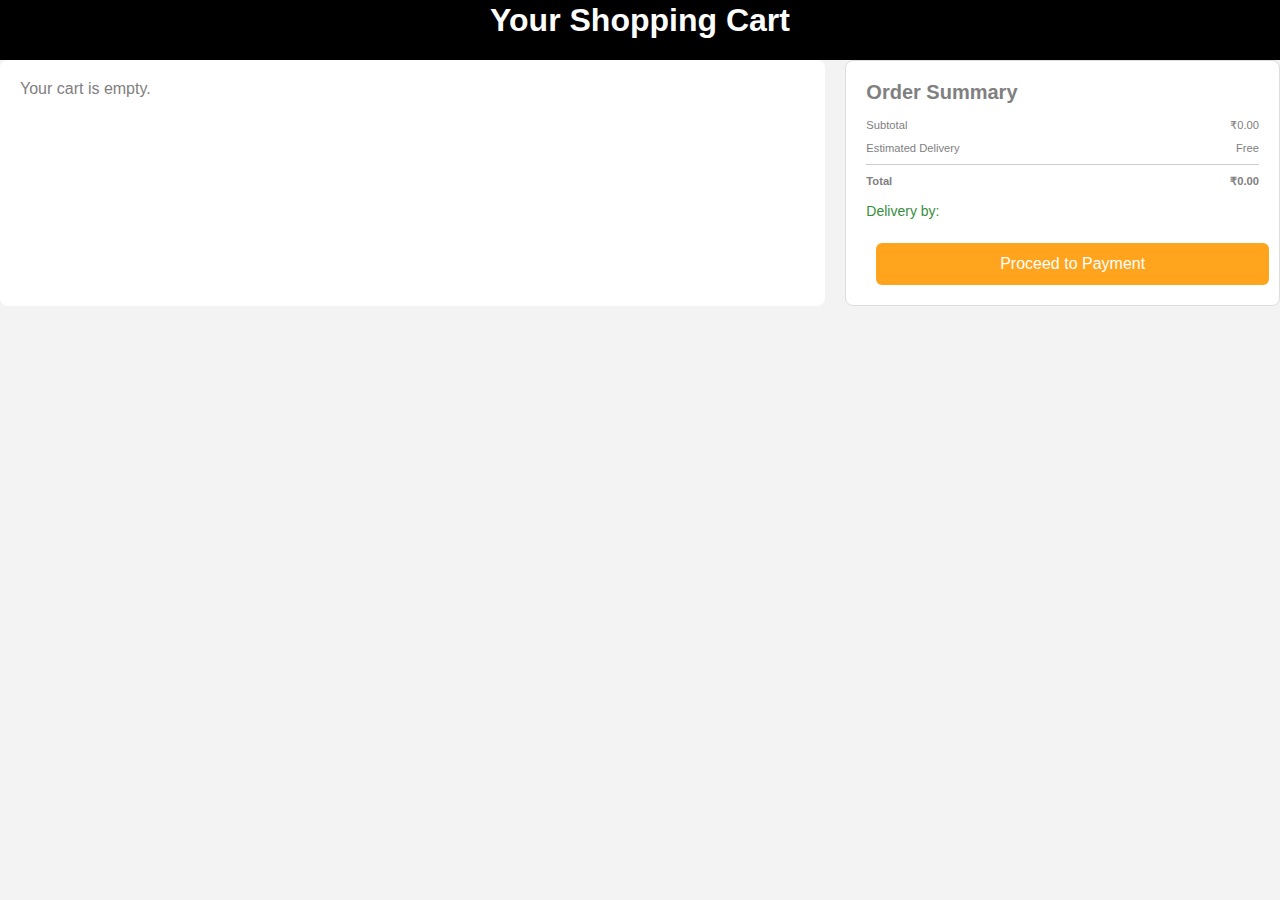
<file: Paushna.in/cart.html>
<!DOCTYPE html>
<html lang="en">
  <head>
    <meta charset="UTF-8" />
    <meta name="viewport" content="width=device-width, initial-scale=1" />
    <title>My Cart</title>
    <link rel="stylesheet" href="styles.css" />
  </head>
  <body>
    <div class="navbar">
      <h1>Your Shopping Cart</h1>
    </div>

    <div class="container">
      <!-- Cart Items Section -->
      <div class="cart-items" id="cart-items">
        <!-- Items will be dynamically injected -->
      </div>

      <!-- Order Summary Section -->
      <div class="order-summary">
        <h2>Order Summary</h2>
        <div class="summary-line">
          <span>Subtotal</span>
          <span id="subtotal">₹0.00</span>
        </div>
        <div class="summary-line">
          <span>Estimated Delivery</span>
          <span>Free</span>
        </div>
        <div class="summary-line total">
          <span>Total</span>
          <span id="total">₹0.00</span>
        </div>
        <p class="delivery-info">
          Delivery by: <span id="delivery-date"></span>
        </p>
        <button class="checkout-btn" onclick="proceedToPayment()">
          Proceed to Payment
        </button>
      </div>
    </div>

    <script>
      let cart = JSON.parse(localStorage.getItem("cart")) || [];
      const cartItemsDiv = document.getElementById("cart-items");

      // Format the price in INR
      function formatPrice(price) {
        return `₹${price.toFixed(2)}`;
      }

      // Update the Order Summary
      function updateSummary() {
        const subtotal = cart.reduce((sum, item) => sum + item.price, 0);
        document.getElementById("subtotal").textContent = formatPrice(subtotal);
        document.getElementById("total").textContent = formatPrice(subtotal);

        // Estimated delivery (3 days from now)
        const deliveryDate = new Date();
        deliveryDate.setDate(deliveryDate.getDate() + 3);
        document.getElementById("delivery-date").textContent =
          deliveryDate.toDateString();
      }

      // Render the Cart Items
      function renderCart() {
        cartItemsDiv.innerHTML = "";
        if (cart.length === 0) {
          cartItemsDiv.innerHTML = "<p>Your cart is empty.</p>";
          return;
        }

        cart.forEach((item, index) => {
          const itemDiv = document.createElement("div");
          itemDiv.className = "cart-item";
          itemDiv.innerHTML = `
          <img src="${item.image}" alt="${item.name}">
          <div class="cart-item-details">
            <h3>${item.name}</h3>
            <p>Price: ${formatPrice(item.price)}</p>
            <button onclick="removeFromCart(${index})">Remove</button>
          </div>
        `;
          cartItemsDiv.appendChild(itemDiv);
        });

        updateSummary();
      }

      // Remove item from Cart
      function removeFromCart(index) {
        cart.splice(index, 1);
        localStorage.setItem("cart", JSON.stringify(cart));
        renderCart();
      }

      // Proceed to Payment Functionality
      function proceedToPayment() {
        if (cart.length === 0) {
          alert(
            "Your cart is empty. Please add items to your cart before proceeding."
          );
          return;
        }

        // Store the total price temporarily in localStorage for the payment page
        const totalPrice = cart.reduce((sum, item) => sum + item.price, 0);
        localStorage.setItem("totalPrice", totalPrice);

        // Redirect to the payment page (replace with actual payment page URL if available)
        window.location.href = "payment.html"; // Example redirect to a payment page
      }

      // Initial render of the cart
      renderCart();
    </script>
  </body>
</html>
</file>
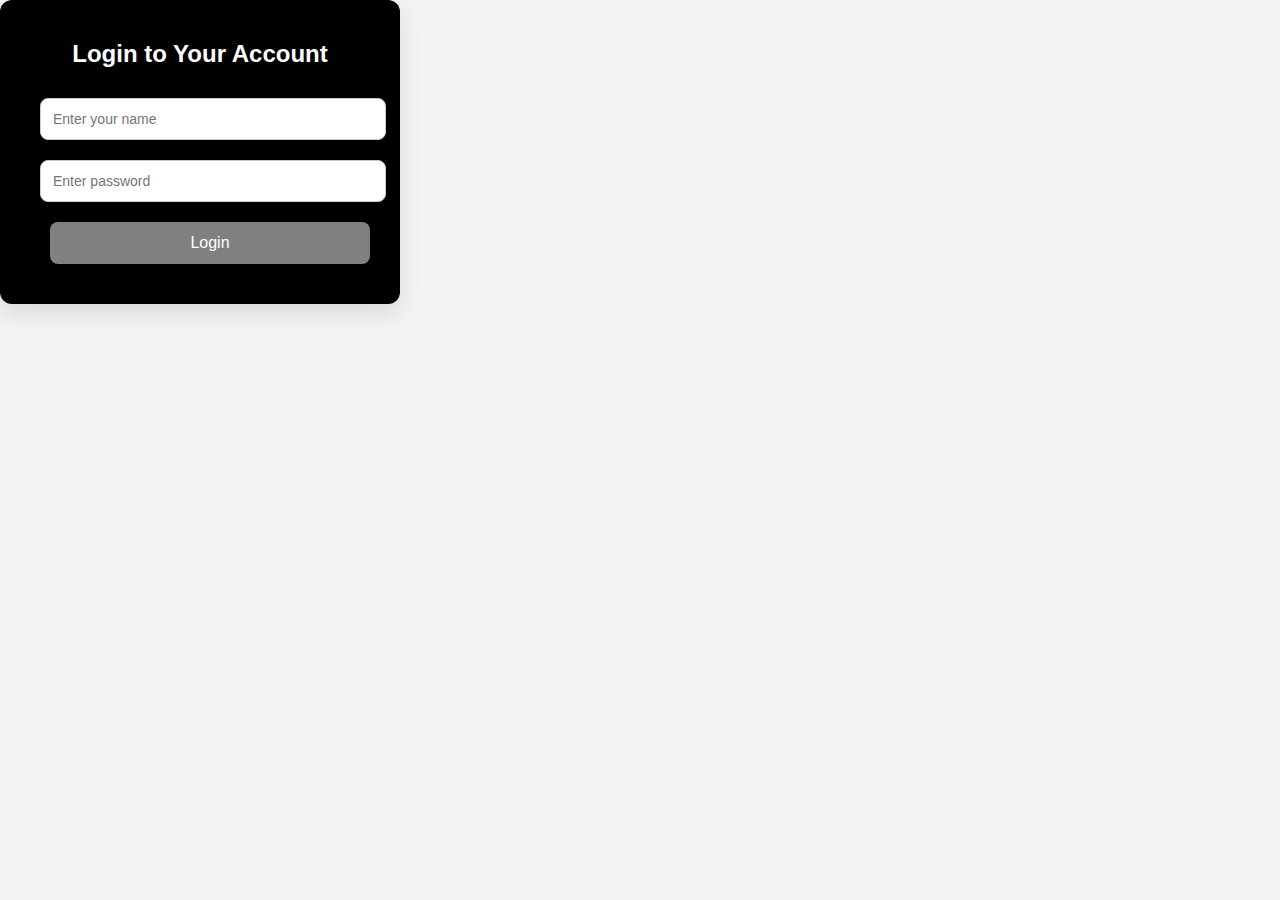
<file: Paushna.in/login.html>
<!DOCTYPE html>
<html lang="en">
  <head>
    <meta charset="UTF-8" />
    <title>Login</title>
    <link rel="stylesheet" href="styles.css" />
  </head>
  <body>
    <div class="login-container">
      <h2>Login to Your Account</h2>
      <input type="text" id="username" placeholder="Enter your name" />
      <input type="password" id="password" placeholder="Enter password" />
      <button onclick="login()">Login</button>
      <p id="error-msg"></p>
    </div>

    <script>
      function login() {
        const username = document.getElementById("username").value.trim();
        const password = document.getElementById("password").value;

        if (username === "" || password === "") {
          document.getElementById("error-msg").textContent =
            "Please fill in all fields.";
          return;
        }

        // Simulate success (in real apps, use backend auth)
        localStorage.setItem("user", username);
        window.location.href = "index.html"; // redirect to home
      }
    </script>
  </body>
</html>
</file>
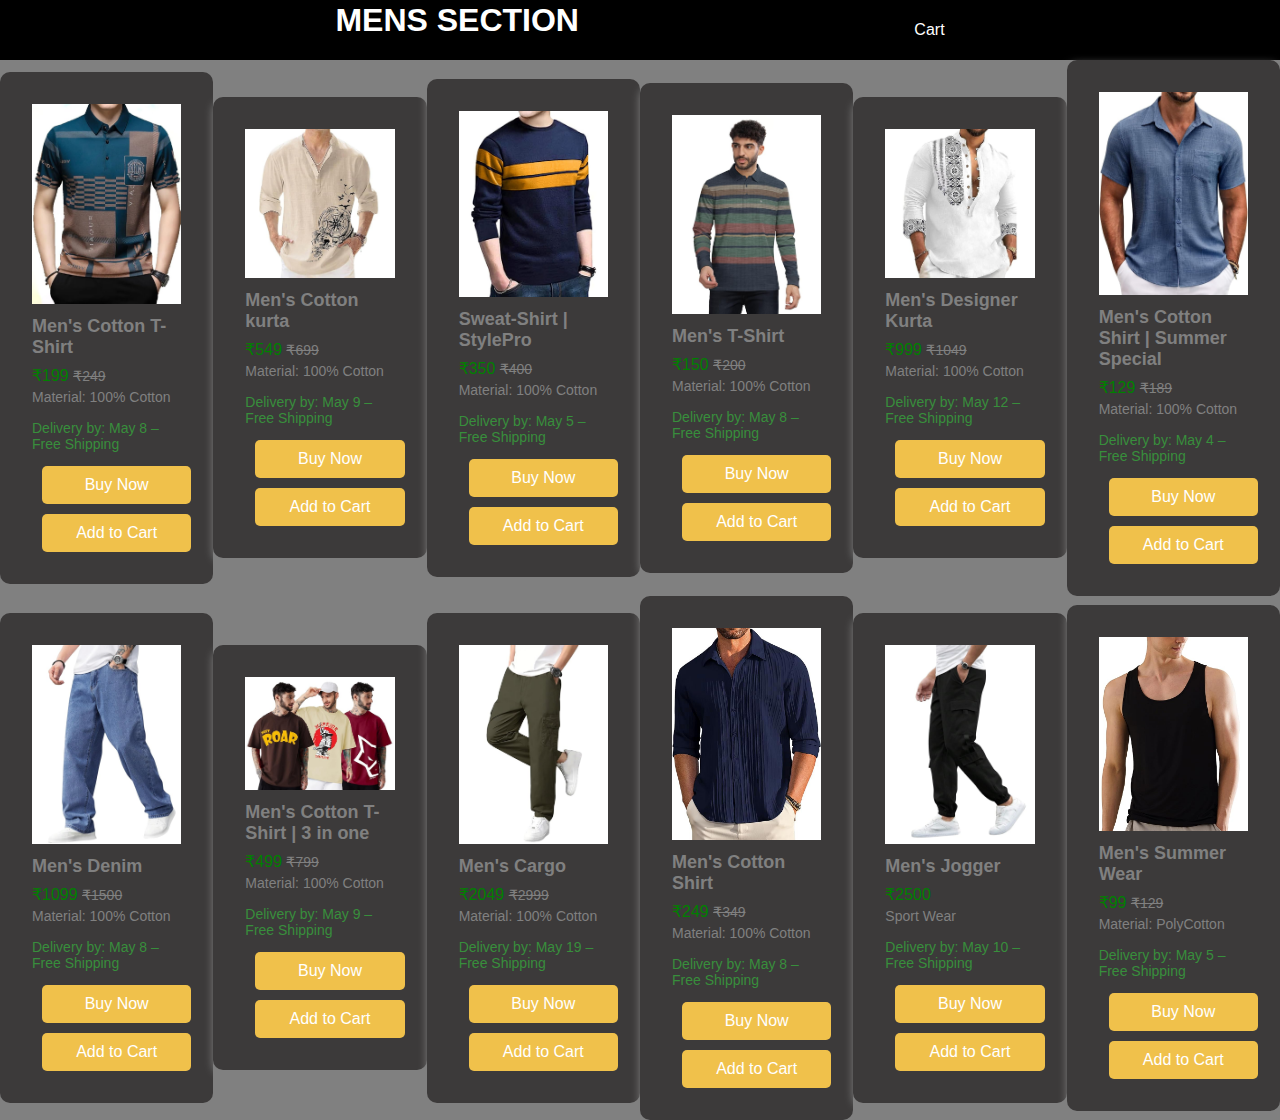
<file: Paushna.in/mens.html>
<!DOCTYPE html>
<html lang="en">
  <head>
    <meta charset="UTF-8" />
    <meta name="viewport" content="width=device-width, initial-scale=1.0" />
    <title>MENS</title>
    <link rel="stylesheet" href="styles.css" />
  </head>
  <body style="background-color: grey">
    <header>
      <div class="navbar">
        <h1>MENS SECTION</h1>
        <a href="cart.html">Cart</a>
      </div>
    </header>
    <div class="product">
      <div class="product-card">
        <img
          src="61HS4sTDnPL._SY879_.jpg"
          alt="Product Image"
          class="product-image"
        />
        <h2 class="product-title">Men's Cotton T-Shirt</h2>
        <p class="product-price">
          ₹199 <span class="discount-price">₹249</span>
        </p>
        <p class="product-material">Material: 100% Cotton</p>
        <p class="delivery-info">Delivery by: May 8 – Free Shipping</p>
        <button class="buy-button">Buy Now</button>
        <button
          onclick="addToCart('Mens Cotton T-Shirt', 199, '61HS4sTDnPL._SY879_.jpg')"
          class="cart-button"
        >
          Add to Cart
        </button>
      </div>
      <div class="product-card">
        <img
          src="61SDTiZdvHL._SX679_.jpg"
          alt="Product Image"
          class="product-image"
        />
        <h2 class="product-title">Men's Cotton kurta</h2>
        <p class="product-price">
          ₹549 <span class="discount-price">₹699</span>
        </p>
        <p class="product-material">Material: 100% Cotton</p>
        <p class="delivery-info">Delivery by: May 9 – Free Shipping</p>
        <button class="buy-button">Buy Now</button>
        <button
          onclick="addToCart('Mens Cotton Kurta | Summer Special Edition', 549, '61SDTiZdvHL._SX679_.jpg')"
          class="cart-button"
        >
          Add to Cart
        </button>
      </div>
      <div class="product-card">
        <img
          src="61tM2jn7LQL._SX679_.jpg"
          alt="Product Image"
          class="product-image"
        />
        <h2 class="product-title">Sweat-Shirt | StylePro</h2>
        <p class="product-price">
          ₹350 <span class="discount-price">₹400</span>
        </p>
        <p class="product-material">Material: 100% Cotton</p>
        <p class="delivery-info">Delivery by: May 5 – Free Shipping</p>
        <button class="buy-button">Buy Now</button>
        <button
          onclick="addToCart('Mens Sweat-Shirt', 350, '61tM2jn7LQL._SX679_.jpg')"
          class="cart-button"
        >
          Add to Cart
        </button>
      </div>
      <div class="product-card">
        <img
          src="71IiGcKKZKL._SY879_.jpg"
          alt="Product Image"
          class="product-image"
        />
        <h2 class="product-title">Men's T-Shirt</h2>
        <p class="product-price">
          ₹150 <span class="discount-price">₹200</span>
        </p>
        <p class="product-material">Material: 100% Cotton</p>
        <p class="delivery-info">Delivery by: May 8 – Free Shipping</p>
        <button class="buy-button">Buy Now</button>
        <button
          onclick="addToCart('Mens T-shirt | Comfowear', 150, '71IiGcKKZKL._SY879_.jpg')"
          class="cart-button"
        >
          Add to Cart
        </button>
      </div>
      <div class="product-card">
        <img
          src="71okmF4khEL._SX679_.jpg"
          alt="Product Image"
          class="product-image"
        />
        <h2 class="product-title">Men's Designer Kurta</h2>
        <p class="product-price">
          ₹999 <span class="discount-price">₹1049</span>
        </p>
        <p class="product-material">Material: 100% Cotton</p>
        <p class="delivery-info">Delivery by: May 12 – Free Shipping</p>
        <button class="buy-button">Buy Now</button>
        <button
          onclick="addToCart('Mens Designer Kurta', 999, '71okmF4khEL._SX679_.jpg')"
          class="cart-button"
        >
          Add to Cart
        </button>
      </div>
      <div class="product-card">
        <img
          src="71pwj3RiXsL._SY879_.jpg"
          alt="Product Image"
          class="product-image"
        />
        <h2 class="product-title">Men's Cotton Shirt | Summer Special</h2>
        <p class="product-price">
          ₹129 <span class="discount-price">₹189</span>
        </p>
        <p class="product-material">Material: 100% Cotton</p>
        <p class="delivery-info">Delivery by: May 4 – Free Shipping</p>
        <button class="buy-button">Buy Now</button>
        <button
          onclick="addToCart('Mens Shirt | Pure Cotton | Confowear', 129, '71pwj3RiXsL._SY879_.jpg')"
          class="cart-button"
        >
          Add to Cart
        </button>
      </div>
    </div>
    <div class="product">
      <div class="product-card">
        <img
          src="81ysjTMD4BL._SY879_.jpg"
          alt="Product Image"
          class="product-image"
        />
        <h2 class="product-title">Men's Denim</h2>
        <p class="product-price">
          ₹1099 <span class="discount-price">₹1500</span>
        </p>
        <p class="product-material">Material: 100% Cotton</p>
        <p class="delivery-info">Delivery by: May 8 – Free Shipping</p>
        <button class="buy-button">Buy Now</button>
        <button
          onclick="addToCart('Mens Denim | Jeans', 1099, '81ysjTMD4BL._SY879_.jpg')"
          class="cart-button"
        >
          Add to Cart
        </button>
      </div>
      <div class="product-card">
        <img
          src="81yy1eVTggL._SX679_.jpg"
          alt="Product Image"
          class="product-image"
        />
        <h2 class="product-title">Men's Cotton T-Shirt | 3 in one</h2>
        <p class="product-price">
          ₹499 <span class="discount-price">₹799</span>
        </p>
        <p class="product-material">Material: 100% Cotton</p>
        <p class="delivery-info">Delivery by: May 9 – Free Shipping</p>
        <button class="buy-button">Buy Now</button>
        <button
          onclick="addToCart('Cotton T-Shirt | Pack of 3', 499, '81yy1eVTggL._SX679_.jpg')"
          class="cart-button"
        >
          Add to Cart
        </button>
      </div>
      <div class="product-card">
        <img
          src="5120q-DQnRL._SY879_.jpg"
          alt="Product Image"
          class="product-image"
        />
        <h2 class="product-title">Men's Cargo</h2>
        <p class="product-price">
          ₹2049 <span class="discount-price">₹2999</span>
        </p>
        <p class="product-material">Material: 100% Cotton</p>
        <p class="delivery-info">Delivery by: May 19 – Free Shipping</p>
        <button class="buy-button">Buy Now</button>
        <button
          onclick="addToCart('Mens Cargo', 2049, '5120q-DQnRL._SY879_.jpg')"
          class="cart-button"
        >
          Add to Cart
        </button>
      </div>
      <div class="product-card">
        <img src="tt.jpg" alt="Product Image" class="product-image" />
        <h2 class="product-title">Men's Cotton Shirt</h2>
        <p class="product-price">
          ₹249 <span class="discount-price">₹349</span>
        </p>
        <p class="product-material">Material: 100% Cotton</p>
        <p class="delivery-info">Delivery by: May 8 – Free Shipping</p>
        <button class="buy-button">Buy Now</button>
        <button
          onclick="addToCart('Cotton Shirt', 249, 'tt.jpg')"
          class="cart-button"
        >
          Add to Cart
        </button>
      </div>
      <div class="product-card">
        <img src="tu.jpg" alt="Product Image" class="product-image" />
        <h2 class="product-title">Men's Jogger</h2>
        <p class="product-price">₹2500 <span class="discount-price"></span></p>
        <p class="product-material">Sport Wear</p>
        <p class="delivery-info">Delivery by: May 10 – Free Shipping</p>
        <button class="buy-button">Buy Now</button>
        <button
          onclick="addToCart('Mens Jogger', 2500, 'tu.jpg')"
          class="cart-button"
        >
          Add to Cart
        </button>
      </div>
      <div class="product-card">
        <img src="ty.jpg" alt="Product Image" class="product-image" />
        <h2 class="product-title">Men's Summer Wear</h2>
        <p class="product-price">
          ₹99 <span class="discount-price">₹129</span>
        </p>
        <p class="product-material">Material: PolyCotton</p>
        <p class="delivery-info">Delivery by: May 5 – Free Shipping</p>
        <button class="buy-button">Buy Now</button>
        <button
          onclick="addToCart('Mens Summer Wear', 99, 'ty.jpg')"
          class="cart-button"
        >
          Add to Cart
        </button>
      </div>
    </div>
    <script>
      function addToCart(name, price, image) {
        // Get existing cart or create new one
        let cart = JSON.parse(localStorage.getItem("cart")) || [];

        // Add new item
        cart.push({ name, price, image });

        // Save back to localStorage
        localStorage.setItem("cart", JSON.stringify(cart));

        // Redirect to cart page
        window.location.href = "cart.html";
      }
    </script>
  </body>
</html>
</file>
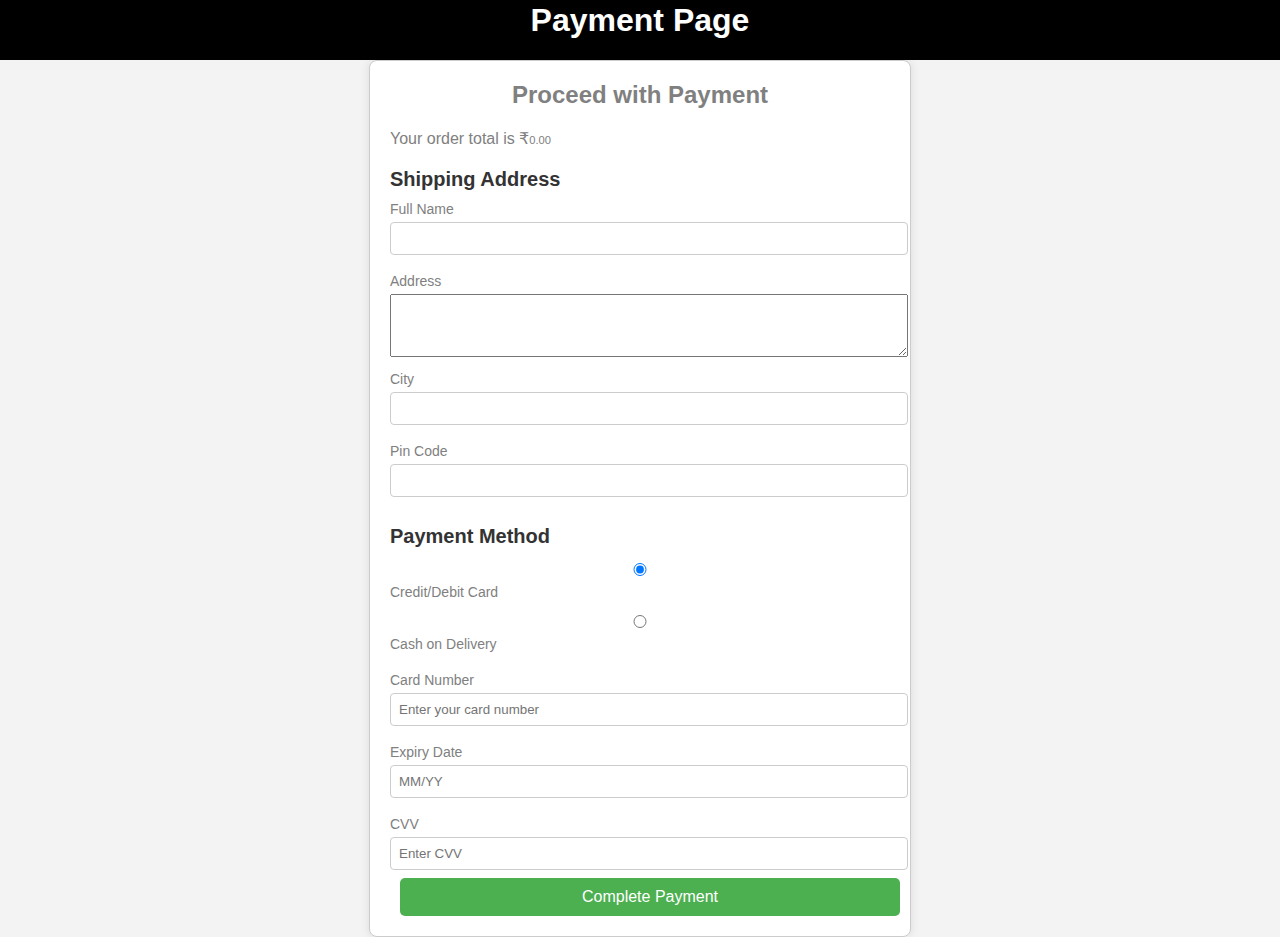
<file: Paushna.in/payment.html>
<!DOCTYPE html>
<html lang="en">
  <head>
    <meta charset="UTF-8" />
    <meta name="viewport" content="width=device-width, initial-scale=1" />
    <title>Payment</title>
    <link rel="stylesheet" href="styles.css" />
    <style>
      .hidden {
        display: none;
      }
      .payment-methods,
      .address-section {
        margin-bottom: 20px;
      }
      label {
        display: block;
        margin-top: 10px;
      }
      input,
      textarea {
        width: 100%;
        padding: 8px;
        margin-top: 5px;
      }
    </style>
  </head>
  <body>
    <div class="navbar">
      <h1>Payment Page</h1>
    </div>
    <div class="payment-section">
      <h2>Proceed with Payment</h2>
      <p>Your order total is ₹<span id="order-total-price"></span></p>

      <!-- Address Section -->
      <div class="address-section">
        <h3>Shipping Address</h3>
        <form id="address-form">
          <label for="fullname">Full Name</label>
          <input type="text" id="fullname" required />

          <label for="address">Address</label>
          <textarea id="address" rows="3" required></textarea>

          <label for="city">City</label>
          <input type="text" id="city" required />

          <label for="pincode">Pin Code</label>
          <input type="text" id="pincode" required />
        </form>
      </div>

      <!-- Payment Methods -->
      <div class="payment-methods">
        <h3>Payment Method</h3>
        <label
          ><input type="radio" name="payment-method" value="card" checked />
          Credit/Debit Card</label
        >
        <label
          ><input type="radio" name="payment-method" value="cod" /> Cash on
          Delivery</label
        >
      </div>

      <!-- Card Payment Form -->
      <form id="payment-form">
        <div id="card-fields">
          <label for="card-number">Card Number</label>
          <input
            type="text"
            id="card-number"
            placeholder="Enter your card number"
            required
          />

          <label for="expiry-date">Expiry Date</label>
          <input type="text" id="expiry-date" placeholder="MM/YY" required />

          <label for="cvv">CVV</label>
          <input type="text" id="cvv" placeholder="Enter CVV" required />
        </div>

        <button type="submit">Complete Payment</button>
      </form>
    </div>

    <script>
      // Show total price
      const totalPrice = localStorage.getItem("totalPrice");
      document.getElementById("order-total-price").textContent = totalPrice
        ? totalPrice
        : "0.00";

      const cardFields = document.getElementById("card-fields");

      // Toggle payment method fields
      document
        .querySelectorAll('input[name="payment-method"]')
        .forEach((input) => {
          input.addEventListener("change", function () {
            const showCard = this.value === "card";
            cardFields.style.display = showCard ? "block" : "none";
            document.querySelectorAll("#card-fields input").forEach((field) => {
              field.required = showCard;
            });
          });
        });

      // Handle form submit
      document
        .getElementById("payment-form")
        .addEventListener("submit", function (e) {
          e.preventDefault();

          // Validate address form
          const name = document.getElementById("fullname").value.trim();
          const address = document.getElementById("address").value.trim();
          const city = document.getElementById("city").value.trim();
          const pincode = document.getElementById("pincode").value.trim();

          if (!name || !address || !city || !pincode) {
            alert("Please fill in all address details.");
            return;
          }

          const paymentMethod = document.querySelector(
            'input[name="payment-method"]:checked'
          ).value;

          // Save order
          const cart = JSON.parse(localStorage.getItem("cart")) || [];
          const orders = JSON.parse(localStorage.getItem("orders")) || [];

          const newOrders = cart.map((item) => ({
            orderNumber: Date.now() + Math.floor(Math.random() * 1000),
            item: item.name,
            price: item.price,
            status: "Processing",
            date: new Date().toISOString(),
            paymentMode: paymentMethod === "card" ? "Card" : "Cash on Delivery",
            address: {
              name,
              address,
              city,
              pincode,
            },
          }));

          const updatedOrders = [...orders, ...newOrders];

          localStorage.setItem("orders", JSON.stringify(updatedOrders));
          localStorage.removeItem("cart");

          alert(
            "Order placed successfully via " +
              (paymentMethod === "card" ? "Card" : "Cash on Delivery") +
              "!"
          );
          window.location.href = "index.html";
        });
    </script>
  </body>
</html>
</file>
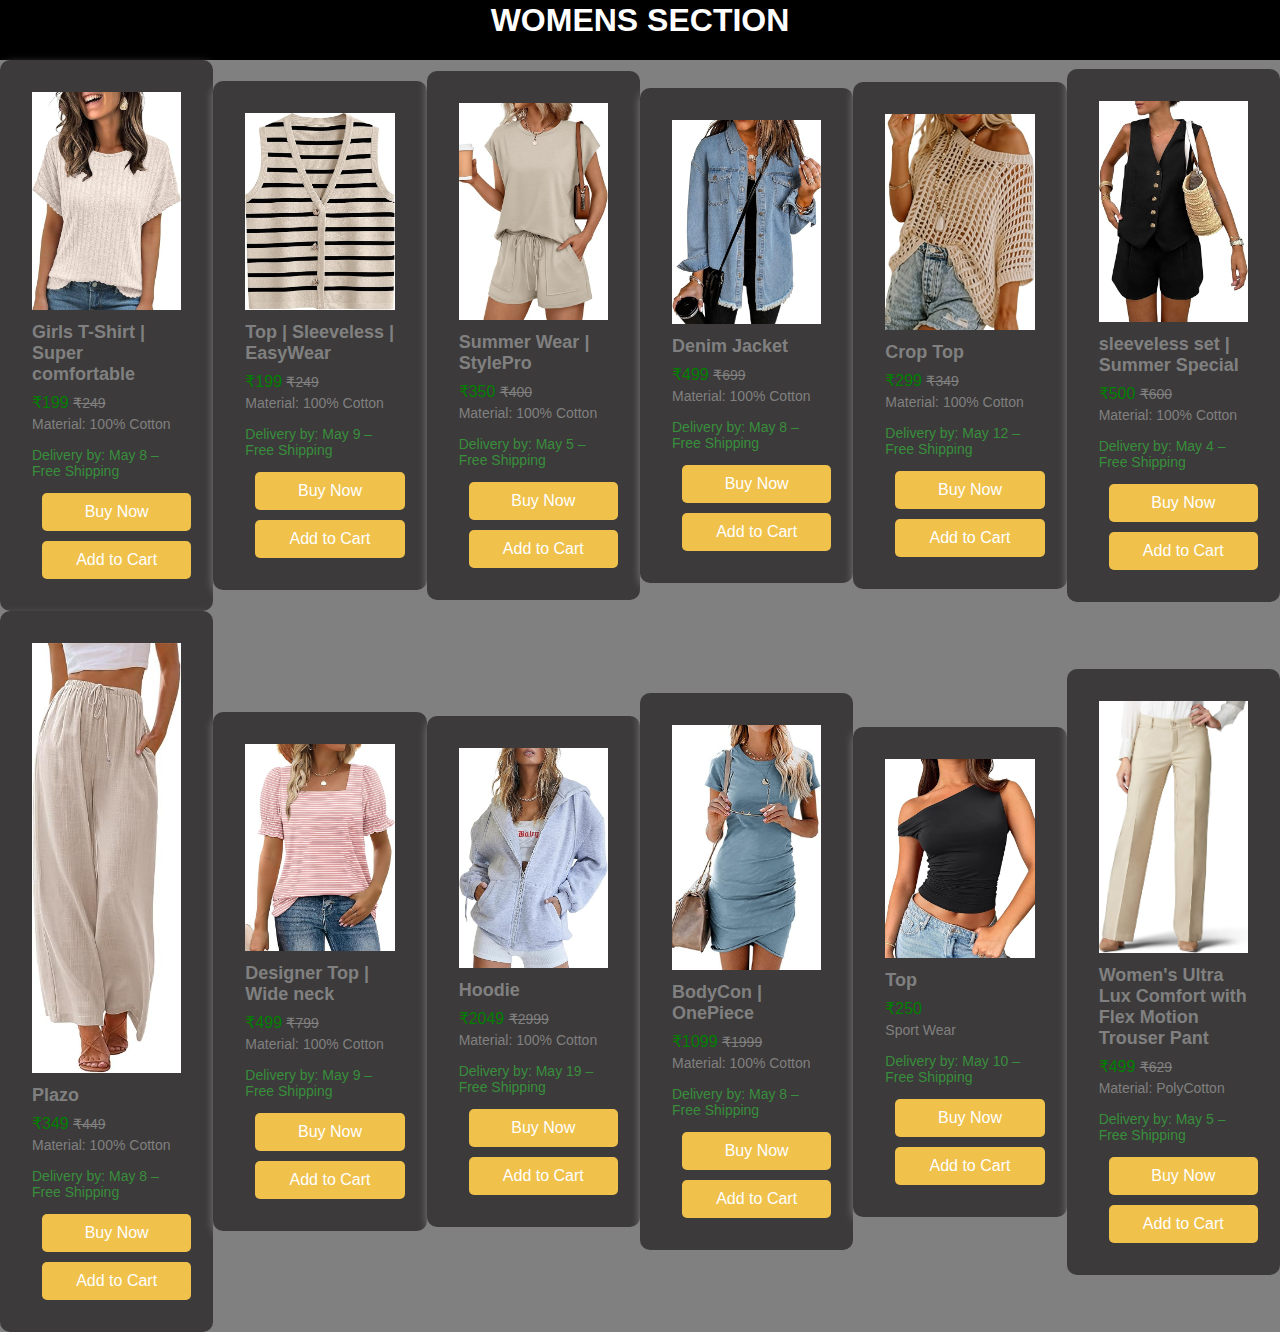
<file: Paushna.in/women.html>
<!DOCTYPE html>
<html lang="en">
  <head>
    <meta charset="UTF-8" />
    <meta name="viewport" content="width=device-width, initial-scale=1.0" />
    <title>Women</title>
    <link rel="stylesheet" href="styles.css" />
  </head>

  <body style="background-color: gray">
    <header>
      <div class="navbar">
        <h1>WOMENS SECTION</h1>
      </div>
    </header>
    <div class="product">
      <div class="product-card">
        <img src="w-1.jpg" alt="Product Image" class="product-image" />
        <h2 class="product-title">Girls T-Shirt | Super comfortable</h2>
        <p class="product-price">
          ₹199 <span class="discount-price">₹249</span>
        </p>
        <p class="product-material">Material: 100% Cotton</p>
        <p class="delivery-info">Delivery by: May 8 – Free Shipping</p>
        <button class="buy-button">Buy Now</button>
        <button
          onclick="addToCart('T-Shirt', 199, 'w-1.jpg')"
          class="cart-button"
        >
          Add to Cart
        </button>
      </div>
      <div class="product-card">
        <img src="w-2.jpg" alt="Product Image" class="product-image" />
        <h2 class="product-title">Top | Sleeveless | EasyWear</h2>
        <p class="product-price">
          ₹199 <span class="discount-price">₹249</span>
        </p>
        <p class="product-material">Material: 100% Cotton</p>
        <p class="delivery-info">Delivery by: May 9 – Free Shipping</p>
        <button class="buy-button">Buy Now</button>
        <button
          onclick="addToCart('Mens Contton Kurta | Summer Special Edition', 199, 'w-2.jpg')"
          class="cart-button"
        >
          Add to Cart
        </button>
      </div>
      <div class="product-card">
        <img src="w-3.jpg" alt="Product Image" class="product-image" />
        <h2 class="product-title">Summer Wear | StylePro</h2>
        <p class="product-price">
          ₹350 <span class="discount-price">₹400</span>
        </p>
        <p class="product-material">Material: 100% Cotton</p>
        <p class="delivery-info">Delivery by: May 5 – Free Shipping</p>
        <button class="buy-button">Buy Now</button>
        <button
          onclick="addToCart('Summer Wear', 350, 'w-3.jpg')"
          class="cart-button"
        >
          Add to Cart
        </button>
      </div>
      <div class="product-card">
        <img src="w-4.jpg" alt="Product Image" class="product-image" />
        <h2 class="product-title">Denim Jacket</h2>
        <p class="product-price">
          ₹499 <span class="discount-price">₹699</span>
        </p>
        <p class="product-material">Material: 100% Cotton</p>
        <p class="delivery-info">Delivery by: May 8 – Free Shipping</p>
        <button class="buy-button">Buy Now</button>
        <button
          onclick="addToCart('Denim Jacke', 499, 'w-4.jpg')"
          class="cart-button"
        >
          Add to Cart
        </button>
      </div>
      <div class="product-card">
        <img src="w-5.jpg" alt="Product Image" class="product-image" />
        <h2 class="product-title">Crop Top</h2>
        <p class="product-price">
          ₹299 <span class="discount-price">₹349</span>
        </p>
        <p class="product-material">Material: 100% Cotton</p>
        <p class="delivery-info">Delivery by: May 12 – Free Shipping</p>
        <button class="buy-button">Buy Now</button>
        <button
          onclick="addToCart('crop top', 299, 'w-5.jpg')"
          class="cart-button"
        >
          Add to Cart
        </button>
      </div>
      <div class="product-card">
        <img src="w-6.jpg" alt="Product Image" class="product-image" />
        <h2 class="product-title">sleeveless set | Summer Special</h2>
        <p class="product-price">
          ₹500 <span class="discount-price">₹600</span>
        </p>
        <p class="product-material">Material: 100% Cotton</p>
        <p class="delivery-info">Delivery by: May 4 – Free Shipping</p>
        <button class="buy-button">Buy Now</button>
        <button
          onclick="addToCart('summer special | Pure Cotton | Confowear', 500, 'w-6.jpg')"
          class="cart-button"
        >
          Add to Cart
        </button>
      </div>
    </div>
    <div class="product">
      <div class="product-card">
        <img src="w-7.jpg" alt="Product Image" class="product-image" />
        <h2 class="product-title">Plazo</h2>
        <p class="product-price">
          ₹349 <span class="discount-price">₹449</span>
        </p>
        <p class="product-material">Material: 100% Cotton</p>
        <p class="delivery-info">Delivery by: May 8 – Free Shipping</p>
        <button class="buy-button">Buy Now</button>
        <button
          onclick="addToCart('Plazo', 1099, 'w-7.jpg')"
          class="cart-button"
        >
          Add to Cart
        </button>
      </div>
      <div class="product-card">
        <img src="w-9.jpg" alt="Product Image" class="product-image" />
        <h2 class="product-title">Designer Top | Wide neck</h2>
        <p class="product-price">
          ₹499 <span class="discount-price">₹799</span>
        </p>
        <p class="product-material">Material: 100% Cotton</p>
        <p class="delivery-info">Delivery by: May 9 – Free Shipping</p>
        <button class="buy-button">Buy Now</button>
        <button
          onclick="addToCart('Designer Top', 499, 'w-9.jpg')"
          class="cart-button"
        >
          Add to Cart
        </button>
      </div>
      <div class="product-card">
        <img src="w-10.jpg" alt="Product Image" class="product-image" />
        <h2 class="product-title">Hoodie</h2>
        <p class="product-price">
          ₹2049 <span class="discount-price">₹2999</span>
        </p>
        <p class="product-material">Material: 100% Cotton</p>
        <p class="delivery-info">Delivery by: May 19 – Free Shipping</p>
        <button class="buy-button">Buy Now</button>
        <button
          onclick="addToCart('Hoodie', 2049, 'w-10.jpg')"
          class="cart-button"
        >
          Add to Cart
        </button>
      </div>
      <div class="product-card">
        <img src="w-11.jpg" alt="Product Image" class="product-image" />
        <h2 class="product-title">BodyCon | OnePiece</h2>
        <p class="product-price">
          ₹1099 <span class="discount-price">₹1999</span>
        </p>
        <p class="product-material">Material: 100% Cotton</p>
        <p class="delivery-info">Delivery by: May 8 – Free Shipping</p>
        <button class="buy-button">Buy Now</button>
        <button
          onclick="addToCart('BodyCon | OnePiece', 1099, 'w-11.jpg')"
          class="cart-button"
        >
          Add to Cart
        </button>
      </div>
      <div class="product-card">
        <img src="w-12.jpg" alt="Product Image" class="product-image" />
        <h2 class="product-title">Top</h2>
        <p class="product-price">₹250 <span class="discount-price"></span></p>
        <p class="product-material">Sport Wear</p>
        <p class="delivery-info">Delivery by: May 10 – Free Shipping</p>
        <button class="buy-button">Buy Now</button>
        <button onclick="addToCart('Top', 250, 'w-12.jpg')" class="cart-button">
          Add to Cart
        </button>
      </div>
      <div class="product-card">
        <img src="w-8.jpg" alt="Product Image" class="product-image" />
        <h2 class="product-title">
          Women's Ultra Lux Comfort with Flex Motion Trouser Pant
        </h2>
        <p class="product-price">
          ₹499 <span class="discount-price">₹629</span>
        </p>
        <p class="product-material">Material: PolyCotton</p>
        <p class="delivery-info">Delivery by: May 5 – Free Shipping</p>
        <button class="buy-button">Buy Now</button>
        <button
          onclick="addToCart('Womens Ultra Lux Comfort with Flex Motion Trouser Pant', 499, 'w-8.jpg')"
          class="cart-button"
        >
          Add to Cart
        </button>
      </div>
    </div>
    <script>
      function addToCart(name, price, image) {
        // Get existing cart or create new one
        let cart = JSON.parse(localStorage.getItem("cart")) || [];

        // Add new item
        cart.push({ name, price, image });

        // Save back to localStorage
        localStorage.setItem("cart", JSON.stringify(cart));

        // Redirect to cart page
        window.location.href = "cart.html";
      }
    </script>
  </body>
</html>
</file>
<file: styles.css>
* {
  margin: 0;
  font-family: Arial, Helvetica, sans-serif;
  border: border-box;
}

.navbar {
  height: 60px;
  background-color: black;
  color: white;
  display: flex;
  align-items: center;
  justify-content: space-evenly;
}

.navbar a {
  color: white;
  text-decoration: none;
}

.nav-logo {
  height: 50px;
  width: 140px;
}

.logo {
  background-image: url("paushna.jpg");
  background-size: cover;
  height: 50px;
  width: 100%;
}

.border {
  border: 1.5px solid transparent;
}

.border:hover {
  border: 1.5px solid white;
}

/** BOX 2**/
.add_first {
  color: #cccccc;
  font-size: 0.85rem;
  margin-left: 15px;
}

.add_sec {
  font-size: 1rem;
  margin-left: 3px;
}

.add-icon {
  display: flex;
  align-items: center;
}

/** BOX3**/
.nav-search {
  display: flex;
  justify-content: space-evenly;
  background-color: gray;
  width: 620px;
  height: 40px;
  border-radius: 20px;
}

.search-select {
  background-color: grey;
  width: 50px;
  text-align: center;
  border-top-left-radius: 20px;
  border-bottom-left-radius: 20px;
  border: none;
  color: white;
}

.search-input {
  width: 100%;
  font-size: 1rem;
  border: none;
}

.search_icon {
  width: 45px;
  display: flex;
  justify-content: center;
  align-items: center;
  font-size: 1.2rem;
  background-color: grey;
  border-radius: 20px;
  border-top-right-radius: 20px;
  border-bottom-right-radius: 20px;
}

.nav-search:hover {
  border: 2px solid white;
}

/** BOX4 **/
span {
  font-size: 0.7rem;
}

.nav-sec {
  font-size: 0.85rem;
  font-weight: 700;
}

/** Box 5 **/
.nav-cart i {
  font-size: 30px;
}

.nav-cart {
  font-size: 0.85rem;
  font-weight: 700;
}

/** PANEL **/
.panel {
  background-color: gray;
  height: 40px;
  display: flex;
  align-items: center;
  color: white;
  justify-content: space-evenly;
}

.panel-ops li {
  display: inline;
  margin-left: 10px;
}

.panel-ops a {
  color: white;
  text-decoration: none;
}

.panel-ops a:hover {
  color: black;
}

.panel-ops {
  width: 80%;
  font-size: 0.85rem;
}

.panel-deal a {
  color: white;
  text-decoration: none;
  font-size: 0.9rem;
  font-weight: 700;
}

.panel-deal a:hover {
  color: black;
}

/**Hero section**/
.hero-section {
  background: url("isolated-black-tshirt-dark-background-with-smoky-texture-fashion-apparel-mockup-template_174533-104868.jpg")
    no-repeat center center/cover;
  height: 100vh;
  display: flex;
  justify-content: center;
  align-items: center;
  color: white;
  text-align: center;
}

.hero-content h1 {
  font-size: 3rem;
}

.hero-content p {
  font-size: 1.3rem;
  margin: 1.5rem 0;
}

.btn {
  background-color: white;
  padding: 1rem 2rem;
  color: black;
  text-decoration: none;
  font-size: 1.2rem;
  border-radius: 5px;
}

.btn:hover {
  background-color: grey;
}

/* Services Section */
.design-section {
  padding: 4rem 2rem;
  background-color: white;
  text-align: center;
  color: black;
}

.design-section h2 {
  margin-bottom: 2rem;
}

.design-container {
  display: flex;
  justify-content: space-between;
  align-items: center;
}

.design-item {
  background-color: grey;
  padding: 2rem;
  width: 30%;
  border-radius: 10px;
  box-shadow: 0 4px 8px;
  align-items: center;
}

.design-item h3 {
  margin-bottom: 1rem;
  align-items: center;
}

.design-item img {
  border-radius: 50%;
  height: 250px;
  width: 200px;
  background-size: contain;
  align-items: center;
}

.design-item a {
  color: white;
  text-decoration: none;
  font-weight: 700;
}

/**Product**/
.product {
  display: flex;
  justify-content: space-between;
  align-items: center;
}

.product-card {
  background-color: rgb(60, 58, 58);
  padding: 2rem;
  width: 30%;
  border-radius: 10px;
  box-shadow: 0 4px 8px;
  align-items: center;
}

.product-image {
  width: 100%;
  height: auto;
}

.product-title {
  font-size: 18px;
  margin: 8px 0;
}

.product-price {
  color: green;
  font-size: 16px;
}

.discount-price {
  text-decoration: line-through;
  color: gray;
  font-size: 14px;
}

.product-material,
.delivery-info {
  font-size: 14px;
  margin: 4px 0;
}

.buy-button,
.cart-button {
  margin-top: 10px;
  padding: 10px;
  width: 100%;
  border: none;
  color: white;
  background-color: #f0c14b;
  cursor: pointer;
}

.buy-button:hover,
.cart-button:hover {
  background-color: #ddb347;
}

/**my cart**/

body {
  background-color: #f3f3f3;
  padding: 20px;
}

h1 {
  margin-bottom: 20px;
}

.container {
  display: flex;
  flex-wrap: wrap;
  gap: 20px;
}

.cart-items,
.order-summary {
  background-color: white;
  border-radius: 8px;
  padding: 20px;
}

.cart-items {
  flex: 2;
  min-width: 300px;
}

.order-summary {
  flex: 1;
  min-width: 250px;
  height: fit-content;
  border: 1px solid #ddd;
}

.cart-item {
  display: flex;
  align-items: center;
  margin-bottom: 20px;
  border-bottom: 1px solid #ddd;
  padding-bottom: 15px;
}

.cart-item img {
  width: 100px;
  margin-right: 20px;
}

.cart-item-details {
  flex: 1;
}

.cart-item h3 {
  font-size: 18px;
  margin-bottom: 5px;
}

.cart-item p {
  margin-bottom: 10px;
  color: #555;
}

.cart-item button {
  background-color: #e53935;
  color: white;
  border: none;
  padding: 8px 12px;
  border-radius: 4px;
  cursor: pointer;
}

.order-summary h2 {
  font-size: 20px;
  margin-bottom: 15px;
}

.summary-line {
  display: flex;
  justify-content: space-between;
  margin-bottom: 10px;
  font-size: 16px;
}

.summary-line.total {
  font-weight: bold;
  font-size: 18px;
  border-top: 1px solid #ccc;
  padding-top: 10px;
}

.delivery-info {
  font-size: 14px;
  margin-top: 15px;
  color: #388e3c;
}

.checkout-btn {
  width: 100%;
  background-color: #ffa41c;
  color: white;
  border: none;
  padding: 12px;
  border-radius: 6px;
  font-size: 16px;
  cursor: pointer;
  margin-top: 20px;
}

.checkout-btn:hover {
  background-color: #ff8c00;
}

/** LOGIN**/
body {
  margin: 0;
  padding: 0;
  font-family: "Segoe UI", Tahoma, Geneva, Verdana, sans-serif;
  background: linear-gradient(135deg, gssray, black);
  height: 100vh;
  align-items: center;
  color: gray;
}

.login-container {
  background: black;
  padding: 40px;
  border-radius: 12px;
  box-shadow: 0 10px 25px rgba(0, 0, 0, 0.1);
  width: 320px;
}

.login-container h2 {
  text-align: center;
  margin-bottom: 20px;
  color: white;
}

.login-container input[type="text"],
.login-container input[type="password"] {
  width: 100%;
  padding: 12px;
  margin: 10px 0;
  border: 1px solid #ccc;
  border-radius: 8px;
  font-size: 14px;
}

.login-container button {
  width: 100%;
  padding: 12px;
  margin-top: 10px;
  background-color: grey;
  color: white;
  border: none;
  border-radius: 8px;
  font-size: 16px;
  cursor: pointer;
  transition: background-color 0.3s ease;
}

.login-container button:hover {
  background-color: #45a049;
}

.signup-link {
  margin-top: 15px;
  text-align: center;
  font-size: 14px;
}

.signup-link a {
  color: #007bff;
  text-decoration: none;
}

.signup-link a:hover {
  text-decoration: underline;
}

/** user **/
.account-section {
  display: flex;
  align-items: center;
  gap: 10px;
}

.account-section i {
  color: white;
  font-size: 18px;
}

.account-section span {
  color: white;
}

.account-section a {
  color: white;
  text-decoration: none;
  font-weight: bold;
}

/**pop**/
/* Popup overlay */
.popup-overlay {
  position: fixed;
  top: 0;
  left: 0;
  width: 100%;
  height: 100%;
  background: rgba(0, 0, 0, 0.6);
  display: none;
  justify-content: center;
  align-items: center;
  z-index: 1000;
  color: black;
}

/* Popup content box */
.popup-content {
  background: white;
  padding: 30px;
  border-radius: 10px;
  width: 400px;
  max-width: 90%;
  box-shadow: 0 0 10px rgba(0, 0, 0, 0.3);
  position: relative;
}

/* Close button */
.close-btn {
  position: absolute;
  top: 10px;
  right: 15px;
  font-size: 20px;
  cursor: pointer;
}

/* Section Titles (Orders, Cart, etc.) */
h3 {
  margin-top: 20px;
  font-size: 20px;
  font-weight: bold;
  color: #333;
}

/* List items for orders and cart */
ul {
  list-style-type: none;
  padding: 0;
}

li {
  margin: 10px 0;
  font-size: 16px;
}

/* Logout button */
.logout-btn {
  background-color: #ff4d4d;
  color: white;
  border: none;
  padding: 10px 20px;
  font-size: 16px;
  border-radius: 5px;
  cursor: pointer;
  width: 100%;
  margin-top: 20px;
}

.logout-btn:hover {
  background-color: #ff1a1a;
}

/* Move to Orders button */
button {
  margin-left: 10px;
  padding: 5px 10px;
  background-color: #4caf50;
  color: white;
  border: none;
  cursor: pointer;
}

button:hover {
  background-color: #45a049;
}

/** PAYMENT PAGE **/
/* Basic styling for payment page */
.payment-section {
  padding: 20px;
  max-width: 500px;
  margin: auto;
  border: 1px solid #ccc;
  border-radius: 8px;
  box-shadow: 0 0 10px rgba(0, 0, 0, 0.1);
  background-color: #fff;
}

.payment-section h2 {
  text-align: center;
  margin-bottom: 20px;
}

label {
  font-size: 14px;
  margin-top: 10px;
  display: block;
}

input {
  width: 100%;
  padding: 10px;
  margin: 8px 0;
  border: 1px solid #ccc;
  border-radius: 4px;
}

button {
  width: 100%;
  padding: 10px;
  background-color: #4caf50;
  color: white;
  border: none;
  border-radius: 5px;
  font-size: 16px;
  cursor: pointer;
}

button:hover {
  background-color: #45a049;
}
</file>
<file: Paushna.in/styles.css>
* {
  margin: 0;
  font-family: Arial, Helvetica, sans-serif;
  border: border-box;
}

.navbar {
  height: 60px;
  background-color: black;
  color: white;
  display: flex;
  align-items: center;
  justify-content: space-evenly;
}

.navbar a {
  color: white;
  text-decoration: none;
}

.nav-logo {
  height: 50px;
  width: 140px;
}

.logo {
  background-image: url("paushna.jpg");
  background-size: cover;
  height: 50px;
  width: 100%;
}

.border {
  border: 1.5px solid transparent;
}

.border:hover {
  border: 1.5px solid white;
}

/** BOX 2**/
.add_first {
  color: #cccccc;
  font-size: 0.85rem;
  margin-left: 15px;
}

.add_sec {
  font-size: 1rem;
  margin-left: 3px;
}

.add-icon {
  display: flex;
  align-items: center;
}

/** BOX3**/
.nav-search {
  display: flex;
  justify-content: space-evenly;
  background-color: gray;
  width: 620px;
  height: 40px;
  border-radius: 20px;
}

.search-select {
  background-color: grey;
  width: 50px;
  text-align: center;
  border-top-left-radius: 20px;
  border-bottom-left-radius: 20px;
  border: none;
  color: white;
}

.search-input {
  width: 100%;
  font-size: 1rem;
  border: none;
}

.search_icon {
  width: 45px;
  display: flex;
  justify-content: center;
  align-items: center;
  font-size: 1.2rem;
  background-color: grey;
  border-radius: 20px;
  border-top-right-radius: 20px;
  border-bottom-right-radius: 20px;
}

.nav-search:hover {
  border: 2px solid white;
}

/** BOX4 **/
span {
  font-size: 0.7rem;
}

.nav-sec {
  font-size: 0.85rem;
  font-weight: 700;
}

/** Box 5 **/
.nav-cart i {
  font-size: 30px;
}

.nav-cart {
  font-size: 0.85rem;
  font-weight: 700;
}

/** PANEL **/
.panel {
  background-color: gray;
  height: 40px;
  display: flex;
  align-items: center;
  color: white;
  justify-content: space-evenly;
}

.panel-ops li {
  display: inline;
  margin-left: 10px;
}

.panel-ops a {
  color: white;
  text-decoration: none;
}

.panel-ops a:hover {
  color: black;
}

.panel-ops {
  width: 80%;
  font-size: 0.85rem;
}

.panel-deal a {
  color: white;
  text-decoration: none;
  font-size: 0.9rem;
  font-weight: 700;
}

.panel-deal a:hover {
  color: black;
}

/**Hero section**/
.hero-section {
  background: url("isolated-black-tshirt-dark-background-with-smoky-texture-fashion-apparel-mockup-template_174533-104868.jpg")
    no-repeat center center/cover;
  height: 100vh;
  display: flex;
  justify-content: center;
  align-items: center;
  color: white;
  text-align: center;
}

.hero-content h1 {
  font-size: 3rem;
}

.hero-content p {
  font-size: 1.3rem;
  margin: 1.5rem 0;
}

.btn {
  background-color: white;
  padding: 1rem 2rem;
  color: black;
  text-decoration: none;
  font-size: 1.2rem;
  border-radius: 5px;
}

.btn:hover {
  background-color: grey;
}

/* Services Section */
.design-section {
  padding: 4rem 2rem;
  background-color: white;
  text-align: center;
  color: black;
}

.design-section h2 {
  margin-bottom: 2rem;
}

.design-container {
  display: flex;
  justify-content: space-between;
  align-items: center;
}

.design-item {
  background-color: grey;
  padding: 2rem;
  width: 30%;
  border-radius: 10px;
  box-shadow: 0 4px 8px;
  align-items: center;
}

.design-item h3 {
  margin-bottom: 1rem;
  align-items: center;
}

.design-item img {
  border-radius: 50%;
  height: 250px;
  width: 200px;
  background-size: contain;
  align-items: center;
}

.design-item a {
  color: white;
  text-decoration: none;
  font-weight: 700;
}

/**Product**/
.product {
  display: flex;
  justify-content: space-between;
  align-items: center;
}

.product-card {
  background-color: rgb(60, 58, 58);
  padding: 2rem;
  width: 30%;
  border-radius: 10px;
  box-shadow: 0 4px 8px;
  align-items: center;
}

.product-image {
  width: 100%;
  height: auto;
}

.product-title {
  font-size: 18px;
  margin: 8px 0;
}

.product-price {
  color: green;
  font-size: 16px;
}

.discount-price {
  text-decoration: line-through;
  color: gray;
  font-size: 14px;
}

.product-material,
.delivery-info {
  font-size: 14px;
  margin: 4px 0;
}

.buy-button,
.cart-button {
  margin-top: 10px;
  padding: 10px;
  width: 100%;
  border: none;
  color: white;
  background-color: #f0c14b;
  cursor: pointer;
}

.buy-button:hover,
.cart-button:hover {
  background-color: #ddb347;
}

/**my cart**/

body {
  background-color: #f3f3f3;
  padding: 20px;
}

h1 {
  margin-bottom: 20px;
}

.container {
  display: flex;
  flex-wrap: wrap;
  gap: 20px;
}

.cart-items,
.order-summary {
  background-color: white;
  border-radius: 8px;
  padding: 20px;
}

.cart-items {
  flex: 2;
  min-width: 300px;
}

.order-summary {
  flex: 1;
  min-width: 250px;
  height: fit-content;
  border: 1px solid #ddd;
}

.cart-item {
  display: flex;
  align-items: center;
  margin-bottom: 20px;
  border-bottom: 1px solid #ddd;
  padding-bottom: 15px;
}

.cart-item img {
  width: 100px;
  margin-right: 20px;
}

.cart-item-details {
  flex: 1;
}

.cart-item h3 {
  font-size: 18px;
  margin-bottom: 5px;
}

.cart-item p {
  margin-bottom: 10px;
  color: #555;
}

.cart-item button {
  background-color: #e53935;
  color: white;
  border: none;
  padding: 8px 12px;
  border-radius: 4px;
  cursor: pointer;
}

.order-summary h2 {
  font-size: 20px;
  margin-bottom: 15px;
}

.summary-line {
  display: flex;
  justify-content: space-between;
  margin-bottom: 10px;
  font-size: 16px;
}

.summary-line.total {
  font-weight: bold;
  font-size: 18px;
  border-top: 1px solid #ccc;
  padding-top: 10px;
}

.delivery-info {
  font-size: 14px;
  margin-top: 15px;
  color: #388e3c;
}

.checkout-btn {
  width: 100%;
  background-color: #ffa41c;
  color: white;
  border: none;
  padding: 12px;
  border-radius: 6px;
  font-size: 16px;
  cursor: pointer;
  margin-top: 20px;
}

.checkout-btn:hover {
  background-color: #ff8c00;
}

/** LOGIN**/
body {
  margin: 0;
  padding: 0;
  font-family: "Segoe UI", Tahoma, Geneva, Verdana, sans-serif;
  background: linear-gradient(135deg, gssray, black);
  height: 100vh;
  align-items: center;
  color: gray;
}

.login-container {
  background: black;
  padding: 40px;
  border-radius: 12px;
  box-shadow: 0 10px 25px rgba(0, 0, 0, 0.1);
  width: 320px;
}

.login-container h2 {
  text-align: center;
  margin-bottom: 20px;
  color: white;
}

.login-container input[type="text"],
.login-container input[type="password"] {
  width: 100%;
  padding: 12px;
  margin: 10px 0;
  border: 1px solid #ccc;
  border-radius: 8px;
  font-size: 14px;
}

.login-container button {
  width: 100%;
  padding: 12px;
  margin-top: 10px;
  background-color: grey;
  color: white;
  border: none;
  border-radius: 8px;
  font-size: 16px;
  cursor: pointer;
  transition: background-color 0.3s ease;
}

.login-container button:hover {
  background-color: #45a049;
}

.signup-link {
  margin-top: 15px;
  text-align: center;
  font-size: 14px;
}

.signup-link a {
  color: #007bff;
  text-decoration: none;
}

.signup-link a:hover {
  text-decoration: underline;
}

/** user **/
.account-section {
  display: flex;
  align-items: center;
  gap: 10px;
}

.account-section i {
  color: white;
  font-size: 18px;
}

.account-section span {
  color: white;
}

.account-section a {
  color: white;
  text-decoration: none;
  font-weight: bold;
}

/**pop**/
/* Popup overlay */
.popup-overlay {
  position: fixed;
  top: 0;
  left: 0;
  width: 100%;
  height: 100%;
  background: rgba(0, 0, 0, 0.6);
  display: none;
  justify-content: center;
  align-items: center;
  z-index: 1000;
  color: black;
}

/* Popup content box */
.popup-content {
  background: white;
  padding: 30px;
  border-radius: 10px;
  width: 400px;
  max-width: 90%;
  box-shadow: 0 0 10px rgba(0, 0, 0, 0.3);
  position: relative;
}

/* Close button */
.close-btn {
  position: absolute;
  top: 10px;
  right: 15px;
  font-size: 20px;
  cursor: pointer;
}

/* Section Titles (Orders, Cart, etc.) */
h3 {
  margin-top: 20px;
  font-size: 20px;
  font-weight: bold;
  color: #333;
}

/* List items for orders and cart */
ul {
  list-style-type: none;
  padding: 0;
}

li {
  margin: 10px 0;
  font-size: 16px;
}

/* Logout button */
.logout-btn {
  background-color: #ff4d4d;
  color: white;
  border: none;
  padding: 10px 20px;
  font-size: 16px;
  border-radius: 5px;
  cursor: pointer;
  width: 100%;
  margin-top: 20px;
}

.logout-btn:hover {
  background-color: #ff1a1a;
}

/* Move to Orders button */
button {
  margin-left: 10px;
  padding: 5px 10px;
  background-color: #4caf50;
  color: white;
  border: none;
  cursor: pointer;
}

button:hover {
  background-color: #45a049;
}

/** PAYMENT PAGE **/
/* Basic styling for payment page */
.payment-section {
  padding: 20px;
  max-width: 500px;
  margin: auto;
  border: 1px solid #ccc;
  border-radius: 8px;
  box-shadow: 0 0 10px rgba(0, 0, 0, 0.1);
  background-color: #fff;
}

.payment-section h2 {
  text-align: center;
  margin-bottom: 20px;
}

label {
  font-size: 14px;
  margin-top: 10px;
  display: block;
}

input {
  width: 100%;
  padding: 10px;
  margin: 8px 0;
  border: 1px solid #ccc;
  border-radius: 4px;
}

button {
  width: 100%;
  padding: 10px;
  background-color: #4caf50;
  color: white;
  border: none;
  border-radius: 5px;
  font-size: 16px;
  cursor: pointer;
}

button:hover {
  background-color: #45a049;
}
</file>
